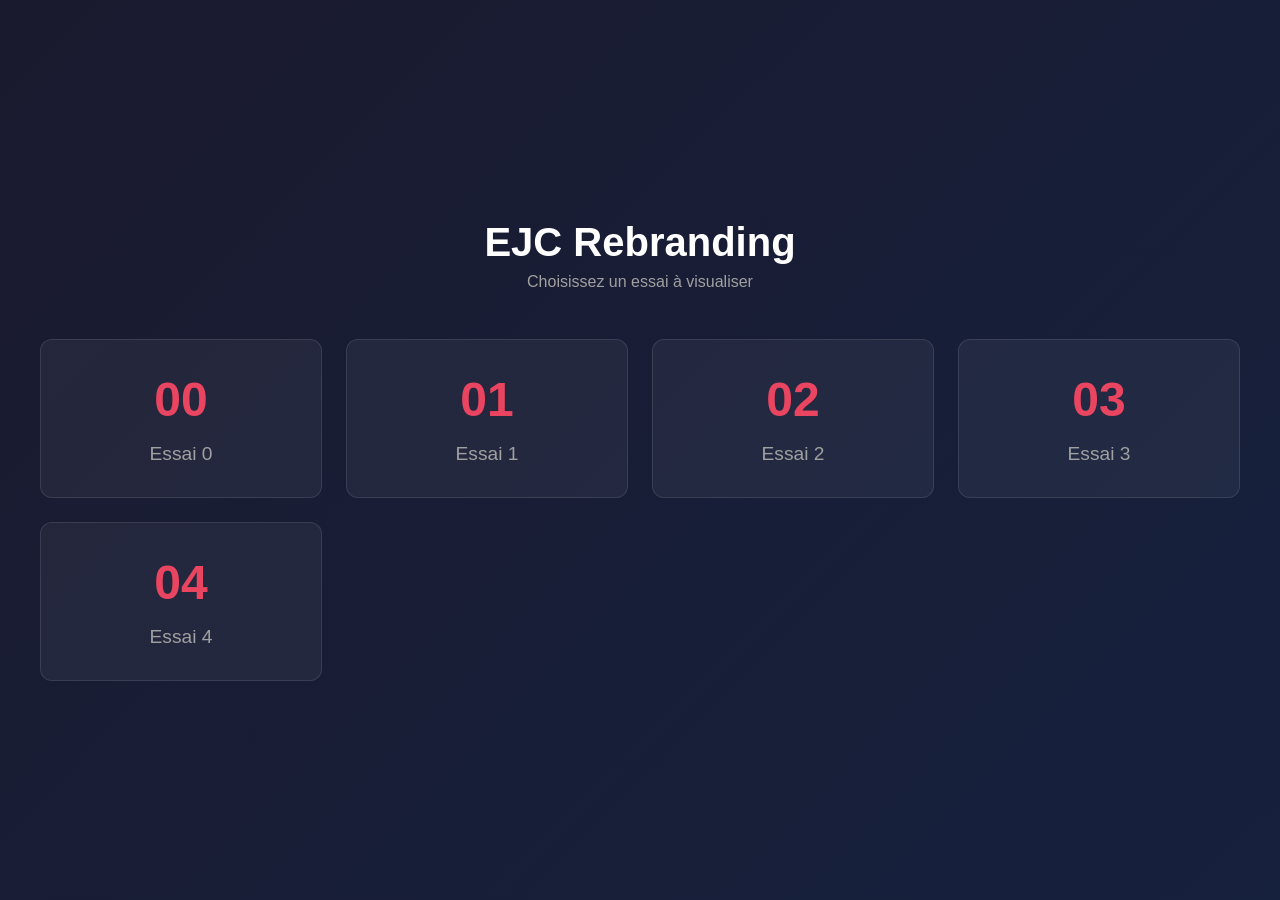
<file: index.html>
<!DOCTYPE html>
<html lang="fr">
<head>
    <meta charset="UTF-8">
    <meta name="viewport" content="width=device-width, initial-scale=1.0">
    <title>EJC Rebranding - Essais</title>
    <style>
        * {
            margin: 0;
            padding: 0;
            box-sizing: border-box;
        }
        body {
            font-family: -apple-system, BlinkMacSystemFont, 'Segoe UI', Roboto, Oxygen, Ubuntu, Cantarell, sans-serif;
            background: linear-gradient(135deg, #1a1a2e 0%, #16213e 100%);
            color: #fff;
            min-height: 100vh;
            display: flex;
            flex-direction: column;
            align-items: center;
            justify-content: center;
            padding: 2rem;
        }
        h1 {
            font-size: 2.5rem;
            margin-bottom: 0.5rem;
            text-align: center;
        }
        p {
            color: #a0a0a0;
            margin-bottom: 3rem;
            text-align: center;
        }
        .attempts {
            display: grid;
            grid-template-columns: repeat(auto-fit, minmax(250px, 1fr));
            gap: 1.5rem;
            width: 100%;
            max-width: 1200px;
        }
        .attempt-card {
            background: rgba(255, 255, 255, 0.05);
            border: 1px solid rgba(255, 255, 255, 0.1);
            border-radius: 12px;
            padding: 2rem;
            text-decoration: none;
            color: #fff;
            transition: all 0.3s ease;
            display: flex;
            flex-direction: column;
            align-items: center;
            gap: 1rem;
        }
        .attempt-card:hover {
            background: rgba(255, 255, 255, 0.1);
            transform: translateY(-4px);
            border-color: rgba(255, 255, 255, 0.3);
        }
        .attempt-number {
            font-size: 3rem;
            font-weight: bold;
            color: #e94560;
        }
        .attempt-label {
            font-size: 1.2rem;
            color: #a0a0a0;
        }
    </style>
</head>
<body>
    <h1>EJC Rebranding</h1>
    <p>Choisissez un essai à visualiser</p>
    <div class="attempts">
        <a href="./attemp/index.html" class="attempt-card">
            <div class="attempt-number">00</div>
            <div class="attempt-label">Essai 0</div>
        </a>
        <a href="./attemp1/index.html" class="attempt-card">
            <div class="attempt-number">01</div>
            <div class="attempt-label">Essai 1</div>
        </a>
        <a href="./attemp2/index.html" class="attempt-card">
            <div class="attempt-number">02</div>
            <div class="attempt-label">Essai 2</div>
        </a>
        <a href="./attemp3/index.html" class="attempt-card">
            <div class="attempt-number">03</div>
            <div class="attempt-label">Essai 3</div>
        </a>
        <a href="./attemp4/index.html" class="attempt-card">
            <div class="attempt-number">04</div>
            <div class="attempt-label">Essai 4</div>
        </a>
    </div>
</body>
</html>
</file>
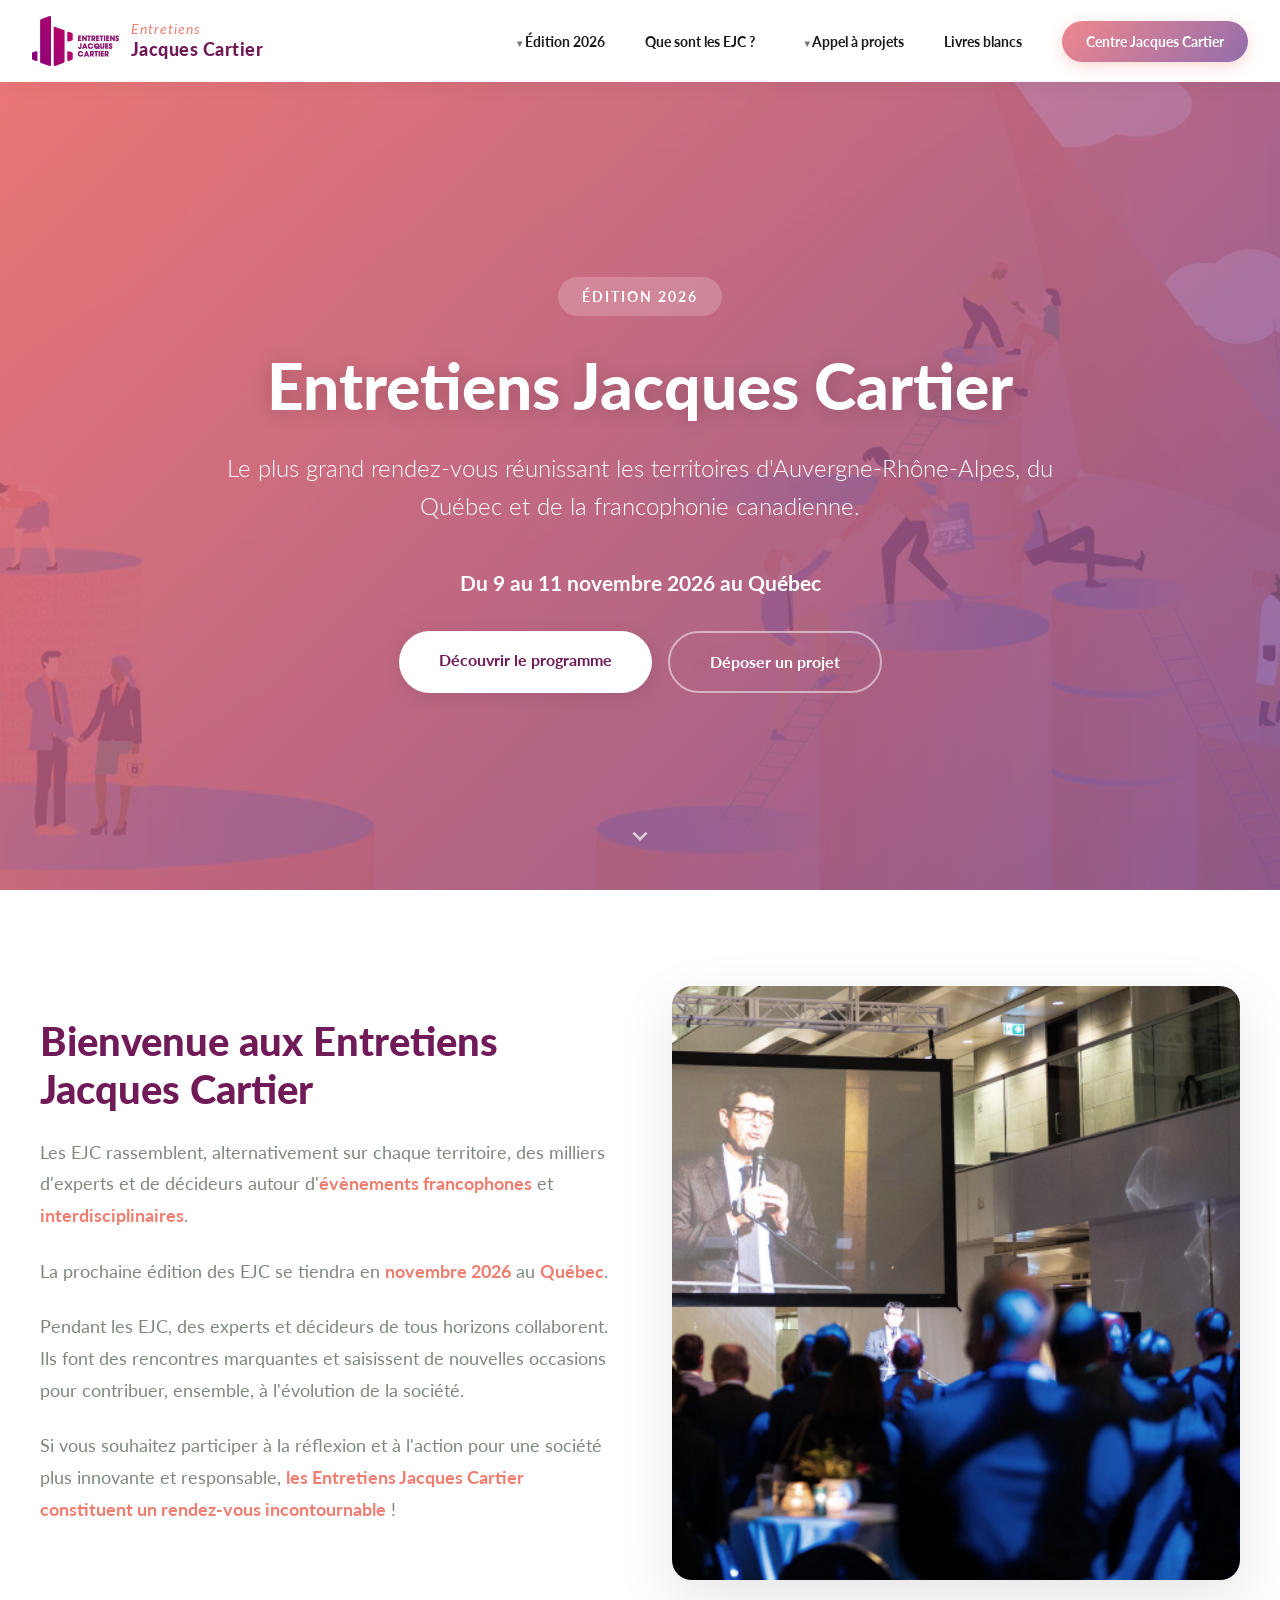
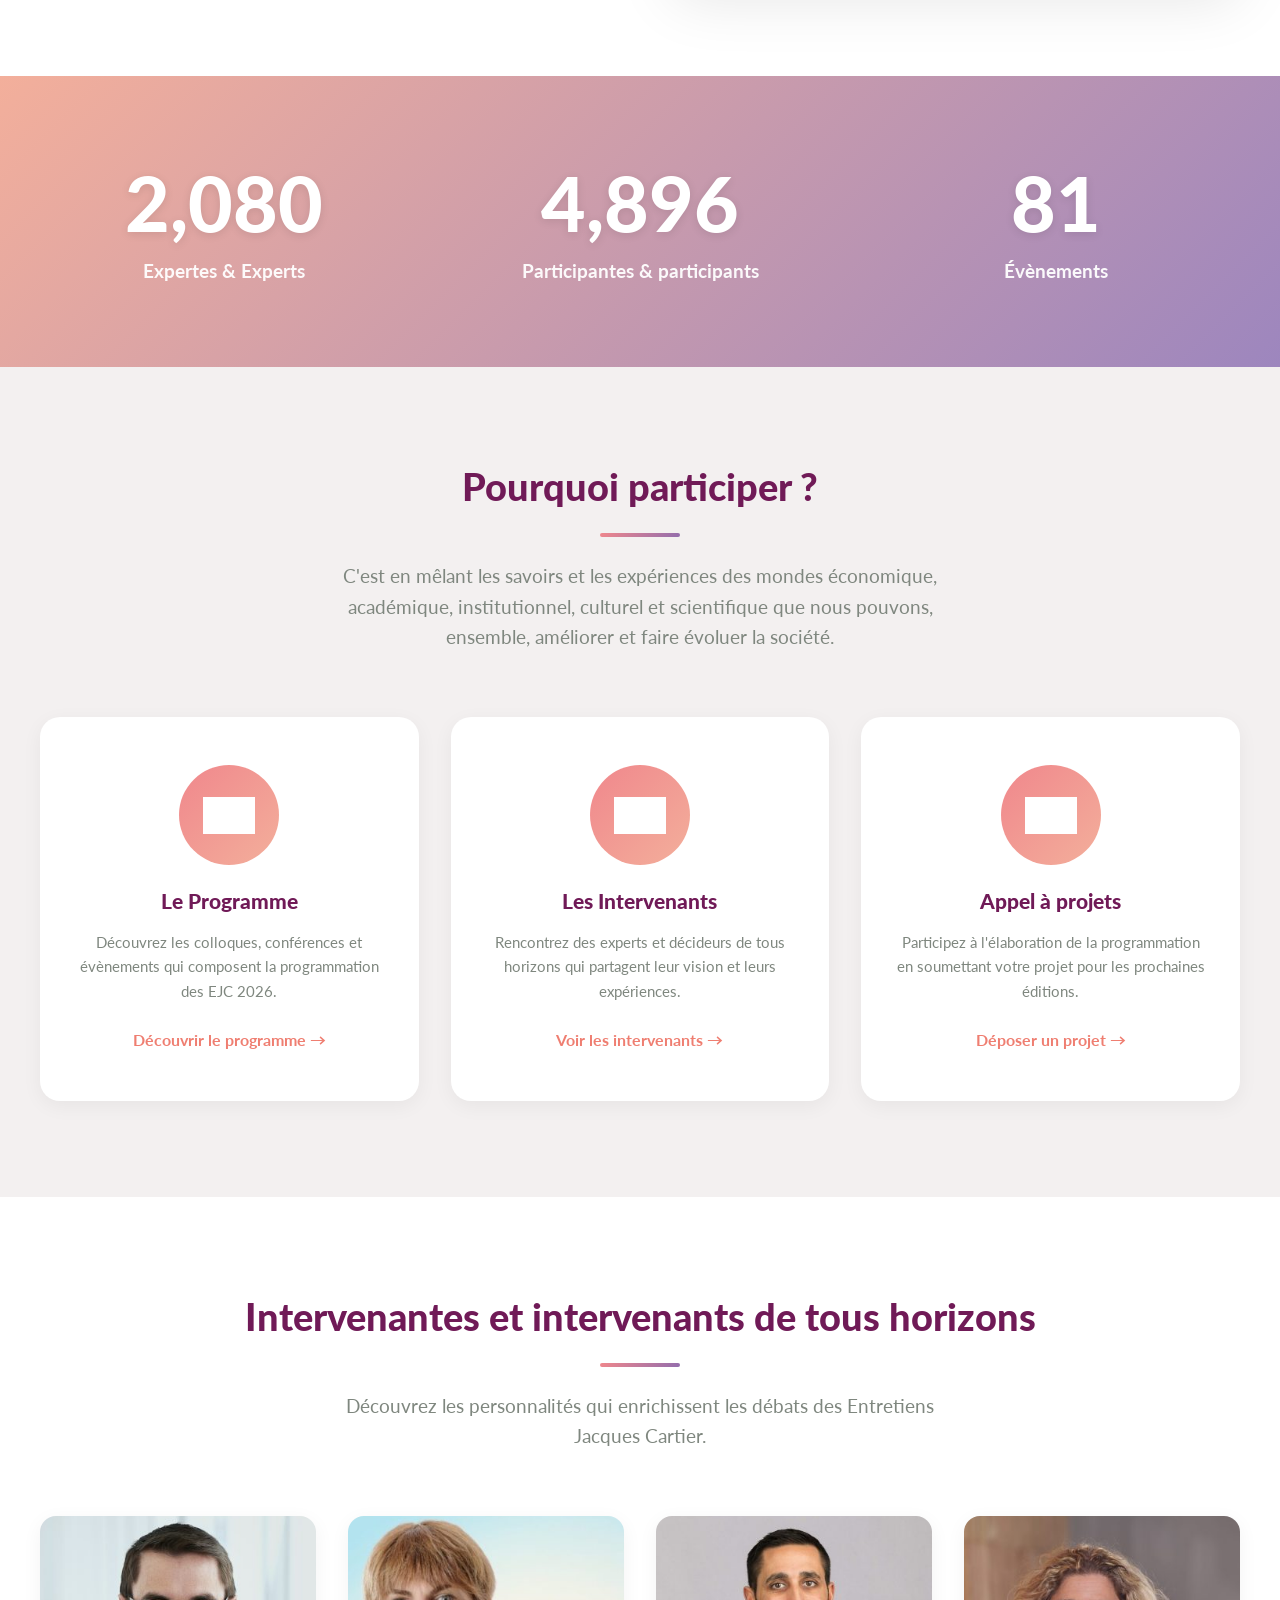
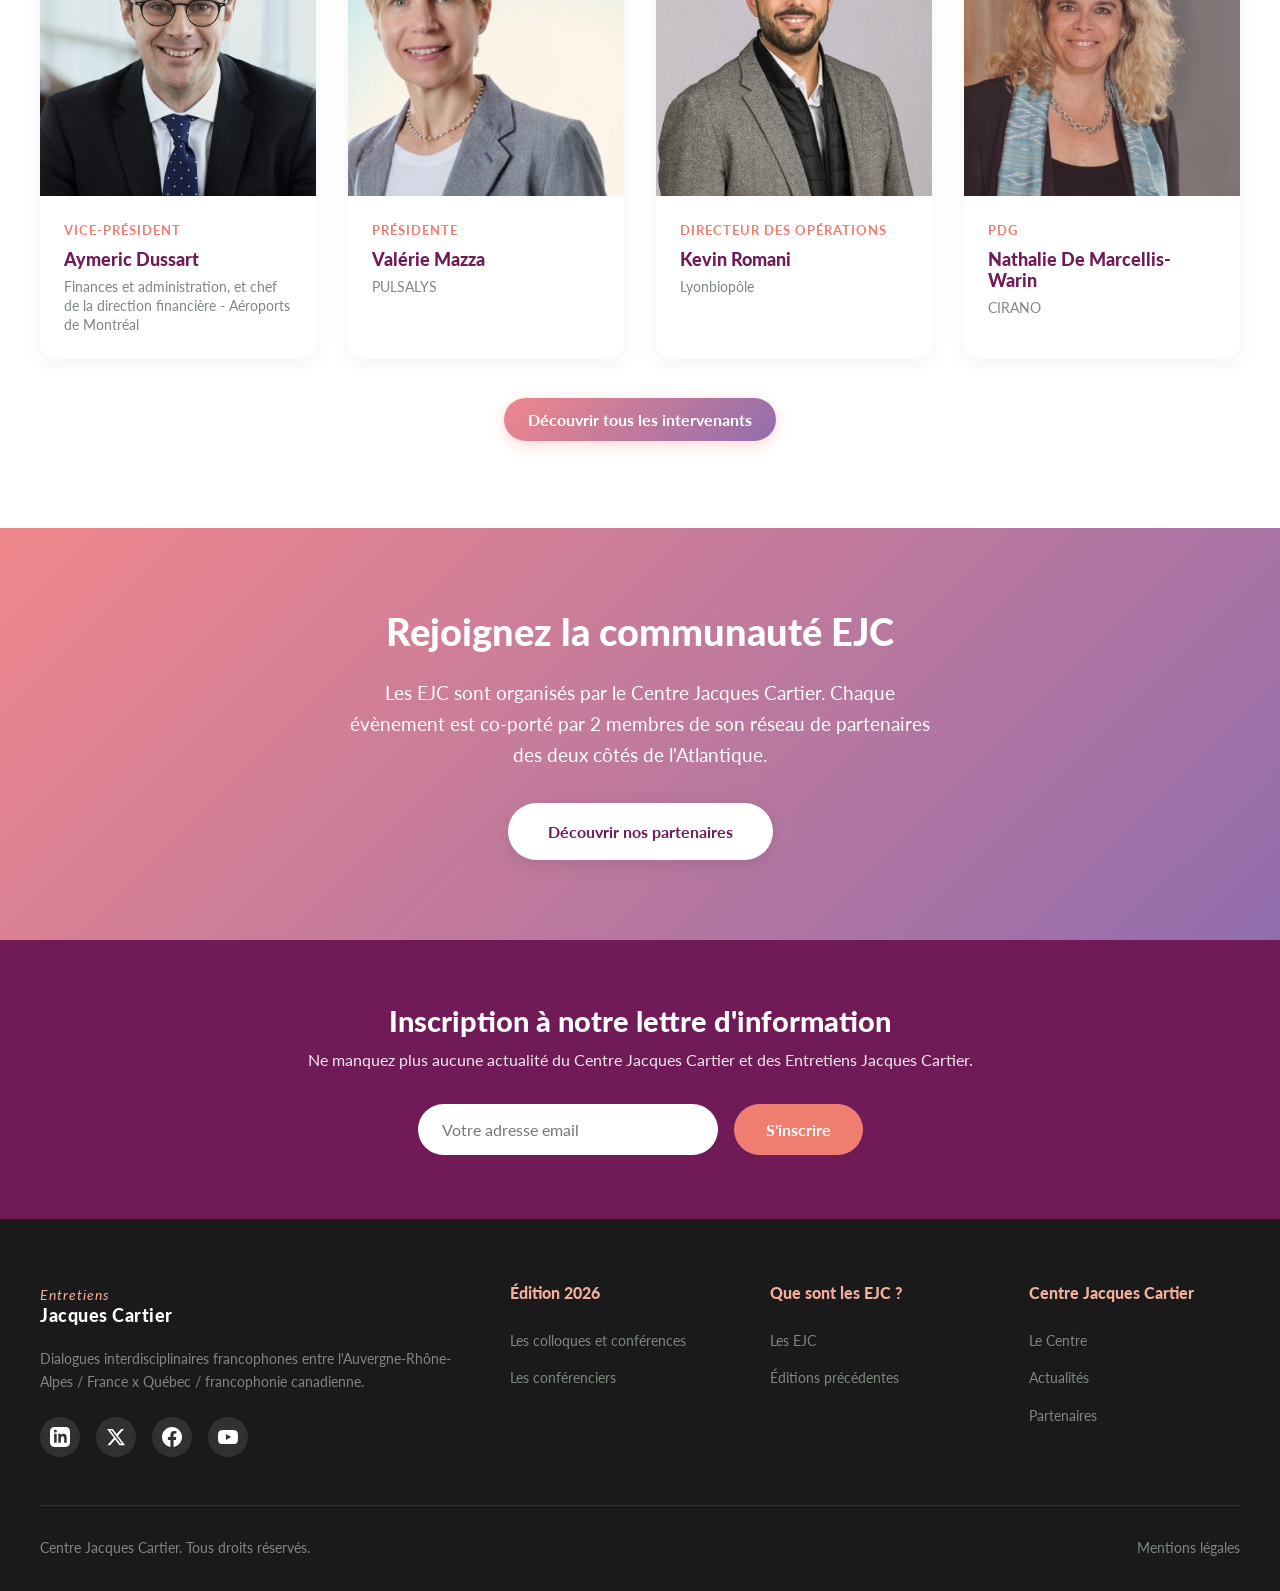
<file: attemp/index.html>
<!DOCTYPE html>
<html lang="fr">
<head>
    <meta charset="UTF-8">
    <meta name="viewport" content="width=device-width, initial-scale=1.0">
    <title>Entretiens Jacques Cartier | Évènements Auvergne-Rhône-Alpes x Québec / Francophonie canadienne</title>
    <meta name="description" content="Le plus grand rendez-vous réunissant les territoires d'Auvergne-Rhône-Alpes, du Québec et de la francophonie canadienne.">
    
    <link rel="preconnect" href="https://fonts.googleapis.com">
    <link rel="preconnect" href="https://fonts.gstatic.com" crossorigin>
    <link href="https://fonts.googleapis.com/css2?family=Lato:wght@300;400;700;900&display=swap" rel="stylesheet">
    
    <style>
        :root {
            --rose-orange: #ef7e71;
            --rose: #f0878c;
            --rose-clair: #f3af9b;
            --rose-pale: #f8baa7;
            --violet: #926dad;
            --violet-clair: #9d86be;
            --violet-fonce: #701a57;
            --rose-poudre: #d8a9aa;
            --gris-vert: #7f877f;
            --gris-clair: #f3f0f0;
            --blanc: #ffffff;
            --noir: #1a1a1a;
            
            --gradient-1: linear-gradient(135deg, #f0878c 0%, #f3af9b 100%);
            --gradient-2: linear-gradient(135deg, #f0878c 0%, #926dad 100%);
            --gradient-3: linear-gradient(135deg, #f3af9b 0%, #9d86be 100%);
        }
        
        * {
            margin: 0;
            padding: 0;
            box-sizing: border-box;
        }
        
        body {
            font-family: 'Lato', sans-serif;
            font-weight: 400;
            color: var(--noir);
            background-color: var(--blanc);
            line-height: 1.6;
            overflow-x: hidden;
        }
        
        h1, h2, h3, h4 {
            font-weight: 900;
            line-height: 1.2;
        }
        
        a {
            text-decoration: none;
            color: inherit;
            transition: all 0.3s ease;
        }
        
        img {
            max-width: 100%;
            height: auto;
        }
        
        /* Notification Modal */
        .modal-overlay {
            display: none;
            position: fixed;
            top: 0;
            left: 0;
            width: 100%;
            height: 100%;
            background: rgba(0, 0, 0, 0.5);
            z-index: 2000;
            justify-content: center;
            align-items: center;
            backdrop-filter: blur(4px);
        }
        
        .modal-overlay.active {
            display: flex;
        }
        
        .modal-content {
            background: var(--blanc);
            padding: 2.5rem;
            border-radius: 16px;
            max-width: 500px;
            width: 90%;
            text-align: center;
            box-shadow: 0 20px 60px rgba(0, 0, 0, 0.2);
            animation: modalSlideIn 0.3s ease;
        }
        
        @keyframes modalSlideIn {
            from {
                opacity: 0;
                transform: translateY(-30px);
            }
            to {
                opacity: 1;
                transform: translateY(0);
            }
        }
        
        .modal-icon {
            font-size: 3rem;
            margin-bottom: 1rem;
        }
        
        .modal-title {
            font-size: 1.5rem;
            margin-bottom: 0.5rem;
            color: var(--violet-fonce);
        }
        
        .modal-text {
            color: var(--gris-vert);
            margin-bottom: 1.5rem;
        }
        
        .modal-btn {
            background: var(--gradient-2);
            color: var(--blanc);
            border: none;
            padding: 0.75rem 2rem;
            border-radius: 50px;
            font-family: 'Lato', sans-serif;
            font-weight: 700;
            font-size: 1rem;
            cursor: pointer;
            transition: transform 0.3s ease, box-shadow 0.3s ease;
        }
        
        .modal-btn:hover {
            transform: translateY(-2px);
            box-shadow: 0 10px 30px rgba(239, 126, 113, 0.4);
        }
        
        /* Header & Navigation */
        .header {
            position: fixed;
            top: 0;
            left: 0;
            width: 100%;
            z-index: 1000;
            background: rgba(255, 255, 255, 0.95);
            backdrop-filter: blur(10px);
            box-shadow: 0 2px 20px rgba(0, 0, 0, 0.05);
            transition: all 0.3s ease;
        }
        
        .nav-container {
            max-width: 1400px;
            margin: 0 auto;
            padding: 1rem 2rem;
            display: flex;
            justify-content: space-between;
            align-items: center;
        }
        
        .logo {
            display: flex;
            align-items: center;
            gap: 0.75rem;
        }
        
        .logo img {
            height: 50px;
            width: auto;
        }
        
        .logo-text {
            display: flex;
            flex-direction: column;
        }
        
        .logo-text .entretiens {
            font-style: italic;
            font-weight: 400;
            font-size: 0.9rem;
            color: var(--rose-orange);
            letter-spacing: 1px;
        }
        
        .logo-text .jacques-cartier {
            font-weight: 900;
            font-size: 1.1rem;
            color: var(--violet-fonce);
            letter-spacing: 0.5px;
            margin-top: -4px;
        }
        
        .nav-menu {
            display: flex;
            list-style: none;
            gap: 2.5rem;
            align-items: center;
        }
        
        .nav-menu a {
            font-weight: 700;
            font-size: 0.9rem;
            color: var(--noir);
            position: relative;
            padding: 0.5rem 0;
        }
        
        .nav-menu a::after {
            content: '';
            position: absolute;
            bottom: 0;
            left: 0;
            width: 0;
            height: 2px;
            background: var(--gradient-2);
            transition: width 0.3s ease;
        }
        
        .nav-menu a:hover {
            color: var(--rose-orange);
        }
        
        .nav-menu a:hover::after {
            width: 100%;
        }
        
        .dropdown {
            position: relative;
        }
        
        .dropdown-content {
            display: none;
            position: absolute;
            top: 100%;
            left: 50%;
            transform: translateX(-50%);
            background: var(--blanc);
            min-width: 250px;
            box-shadow: 0 10px 40px rgba(0, 0, 0, 0.1);
            border-radius: 12px;
            padding: 1rem 0;
            margin-top: 1rem;
            opacity: 0;
            transition: all 0.3s ease;
        }
        
        .dropdown:hover .dropdown-content {
            display: block;
            opacity: 1;
            animation: fadeIn 0.3s ease;
        }
        
        @keyframes fadeIn {
            from { opacity: 0; transform: translateX(-50%) translateY(-10px); }
            to { opacity: 1; transform: translateX(-50%) translateY(0); }
        }
        
        .dropdown-content a {
            display: block;
            padding: 0.75rem 1.5rem;
            font-weight: 400;
            font-size: 0.9rem;
        }
        
        .dropdown-content a:hover {
            background: var(--gris-clair);
            color: var(--rose-orange);
        }
        
        .dropdown > a::before {
            content: '▼';
            font-size: 0.6rem;
            margin-left: 0.5rem;
            opacity: 0.6;
        }
        
        .btn-primary {
            background: var(--gradient-2);
            color: var(--blanc) !important;
            padding: 0.75rem 1.5rem !important;
            border-radius: 50px;
            font-weight: 700 !important;
            box-shadow: 0 4px 15px rgba(239, 126, 113, 0.3);
        }
        
        .btn-primary:hover {
            transform: translateY(-2px);
            box-shadow: 0 8px 25px rgba(239, 126, 113, 0.4);
        }
        
        .btn-primary::after {
            display: none !important;
        }
        
        .mobile-menu-toggle {
            display: none;
            flex-direction: column;
            gap: 5px;
            cursor: pointer;
            padding: 5px;
        }
        
        .mobile-menu-toggle span {
            display: block;
            width: 25px;
            height: 3px;
            background: var(--violet-fonce);
            border-radius: 3px;
            transition: all 0.3s ease;
        }
        
        /* Hero Section */
        .hero {
            margin-top: 80px;
            position: relative;
            height: 90vh;
            min-height: 600px;
            display: flex;
            align-items: center;
            justify-content: center;
            overflow: hidden;
            background: var(--gradient-2);
        }
        
        .hero-image {
            position: absolute;
            top: 0;
            left: 0;
            width: 100%;
            height: 100%;
            object-fit: cover;
            opacity: 0.4;
            mix-blend-mode: multiply;
        }
        
        .hero-content {
            position: relative;
            z-index: 2;
            text-align: center;
            color: var(--blanc);
            max-width: 900px;
            padding: 0 2rem;
        }
        
        .hero-badge {
            display: inline-block;
            background: rgba(255, 255, 255, 0.2);
            backdrop-filter: blur(10px);
            padding: 0.5rem 1.5rem;
            border-radius: 50px;
            font-weight: 700;
            font-size: 0.9rem;
            letter-spacing: 2px;
            text-transform: uppercase;
            margin-bottom: 2rem;
            animation: fadeInUp 0.8s ease;
        }
        
        .hero h1 {
            font-size: clamp(2.5rem, 5vw, 4.5rem);
            margin-bottom: 1.5rem;
            text-shadow: 0 2px 20px rgba(0, 0, 0, 0.2);
            animation: fadeInUp 0.8s ease 0.2s both;
        }
        
        .hero p {
            font-size: clamp(1.1rem, 2vw, 1.5rem);
            font-weight: 300;
            margin-bottom: 2.5rem;
            opacity: 0.95;
            animation: fadeInUp 0.8s ease 0.4s both;
        }
        
        .hero-date {
            font-size: 1.3rem;
            font-weight: 700;
            margin-bottom: 2rem;
            animation: fadeInUp 0.8s ease 0.5s both;
        }
        
        .hero-buttons {
            display: flex;
            gap: 1rem;
            justify-content: center;
            flex-wrap: wrap;
            animation: fadeInUp 0.8s ease 0.6s both;
        }
        
        .btn-white {
            background: var(--blanc);
            color: var(--violet-fonce);
            padding: 1rem 2.5rem;
            border-radius: 50px;
            font-weight: 700;
            display: inline-block;
            box-shadow: 0 4px 20px rgba(0, 0, 0, 0.1);
            transition: all 0.3s ease;
        }
        
        .btn-white:hover {
            transform: translateY(-3px);
            box-shadow: 0 8px 30px rgba(0, 0, 0, 0.2);
        }
        
        .btn-outline {
            background: transparent;
            color: var(--blanc);
            padding: 1rem 2.5rem;
            border-radius: 50px;
            font-weight: 700;
            display: inline-block;
            border: 2px solid rgba(255, 255, 255, 0.5);
            transition: all 0.3s ease;
        }
        
        .btn-outline:hover {
            background: rgba(255, 255, 255, 0.1);
            border-color: var(--blanc);
            transform: translateY(-3px);
        }
        
        @keyframes fadeInUp {
            from {
                opacity: 0;
                transform: translateY(30px);
            }
            to {
                opacity: 1;
                transform: translateY(0);
            }
        }
        
        .scroll-indicator {
            position: absolute;
            bottom: 2rem;
            left: 50%;
            transform: translateX(-50%);
            z-index: 2;
            animation: bounce 2s infinite;
        }
        
        .scroll-indicator svg {
            width: 30px;
            height: 30px;
            fill: var(--blanc);
            opacity: 0.7;
        }
        
        @keyframes bounce {
            0%, 20%, 50%, 80%, 100% {
                transform: translateX(-50%) translateY(0);
            }
            40% {
                transform: translateX(-50%) translateY(-10px);
            }
            60% {
                transform: translateX(-50%) translateY(-5px);
            }
        }
        
        /* Section Styles */
        section {
            padding: 6rem 2rem;
        }
        
        .container {
            max-width: 1200px;
            margin: 0 auto;
        }
        
        .section-header {
            text-align: center;
            margin-bottom: 4rem;
        }
        
        .section-header h2 {
            font-size: clamp(2rem, 3vw, 3rem);
            color: var(--violet-fonce);
            margin-bottom: 1rem;
        }
        
        .section-header p {
            font-size: 1.2rem;
            color: var(--gris-vert);
            max-width: 600px;
            margin: 0 auto;
        }
        
        .divider {
            width: 80px;
            height: 4px;
            background: var(--gradient-2);
            margin: 1.5rem auto;
            border-radius: 2px;
        }
        
        /* Welcome Section */
        .welcome {
            background: var(--blanc);
        }
        
        .welcome-grid {
            display: grid;
            grid-template-columns: 1fr 1fr;
            gap: 4rem;
            align-items: center;
        }
        
        .welcome-text h2 {
            font-size: 2.5rem;
            color: var(--violet-fonce);
            margin-bottom: 1.5rem;
        }
        
        .welcome-text p {
            font-size: 1.1rem;
            color: var(--gris-vert);
            margin-bottom: 1.5rem;
            line-height: 1.8;
        }
        
        .welcome-text strong {
            color: var(--rose-orange);
        }
        
        .welcome-image {
            position: relative;
            border-radius: 20px;
            overflow: hidden;
            box-shadow: 0 20px 60px rgba(0, 0, 0, 0.1);
        }
        
        .welcome-image img {
            width: 100%;
            display: block;
            transition: transform 0.5s ease;
        }
        
        .welcome-image:hover img {
            transform: scale(1.05);
        }
        
        .welcome-image::before {
            content: '';
            position: absolute;
            top: -20px;
            left: -20px;
            width: 100%;
            height: 100%;
            background: var(--gradient-1);
            border-radius: 20px;
            z-index: -1;
            opacity: 0.5;
        }
        
        /* Stats Section */
        .stats {
            background: var(--gradient-3);
            color: var(--blanc);
            padding: 5rem 2rem;
        }
        
        .stats-grid {
            display: grid;
            grid-template-columns: repeat(3, 1fr);
            gap: 3rem;
            text-align: center;
        }
        
        .stat-item h3 {
            font-size: clamp(3rem, 6vw, 5rem);
            font-weight: 900;
            margin-bottom: 0.5rem;
            text-shadow: 0 2px 10px rgba(0, 0, 0, 0.1);
        }
        
        .stat-item p {
            font-size: 1.2rem;
            font-weight: 700;
            opacity: 0.95;
        }
        
        /* Features Section */
        .features {
            background: var(--gris-clair);
        }
        
        .features-grid {
            display: grid;
            grid-template-columns: repeat(3, 1fr);
            gap: 2rem;
        }
        
        .feature-card {
            background: var(--blanc);
            border-radius: 20px;
            padding: 3rem 2rem;
            text-align: center;
            transition: all 0.4s ease;
            box-shadow: 0 5px 20px rgba(0, 0, 0, 0.05);
        }
        
        .feature-card:hover {
            transform: translateY(-10px);
            box-shadow: 0 20px 60px rgba(0, 0, 0, 0.1);
        }
        
        .feature-icon {
            width: 100px;
            height: 100px;
            margin: 0 auto 1.5rem;
            background: var(--gradient-1);
            border-radius: 50%;
            display: flex;
            align-items: center;
            justify-content: center;
            padding: 1.5rem;
        }
        
        .feature-icon img {
            width: 100%;
            height: 100%;
            object-fit: contain;
            filter: brightness(0) invert(1);
        }
        
        .feature-card h3 {
            font-size: 1.3rem;
            color: var(--violet-fonce);
            margin-bottom: 1rem;
        }
        
        .feature-card p {
            color: var(--gris-vert);
            font-size: 0.95rem;
            line-height: 1.6;
        }
        
        .feature-link {
            display: inline-block;
            margin-top: 1.5rem;
            color: var(--rose-orange);
            font-weight: 700;
            position: relative;
        }
        
        .feature-link::after {
            content: ' →';
            transition: transform 0.3s ease;
        }
        
        .feature-link:hover::after {
            margin-left: 5px;
        }
        
        /* Speakers Section */
        .speakers {
            background: var(--blanc);
        }
        
        .speakers-grid {
            display: grid;
            grid-template-columns: repeat(4, 1fr);
            gap: 2rem;
        }
        
        .speaker-card {
            background: var(--blanc);
            border-radius: 16px;
            overflow: hidden;
            box-shadow: 0 5px 20px rgba(0, 0, 0, 0.05);
            transition: all 0.4s ease;
        }
        
        .speaker-card:hover {
            transform: translateY(-8px);
            box-shadow: 0 20px 60px rgba(0, 0, 0, 0.1);
        }
        
        .speaker-image {
            width: 100%;
            height: 280px;
            object-fit: cover;
            display: block;
        }
        
        .speaker-info {
            padding: 1.5rem;
        }
        
        .speaker-info h4 {
            font-size: 1.1rem;
            color: var(--violet-fonce);
            margin-bottom: 0.5rem;
        }
        
        .speaker-info p {
            font-size: 0.85rem;
            color: var(--gris-vert);
            line-height: 1.4;
        }
        
        .speaker-role {
            color: var(--rose-orange);
            font-weight: 700;
            font-size: 0.8rem;
            text-transform: uppercase;
            letter-spacing: 1px;
            margin-bottom: 0.5rem;
        }
        
        .speakers-btn {
            text-align: center;
            margin-top: 3rem;
        }
        
        /* CTA Section */
        .cta {
            background: var(--gradient-2);
            color: var(--blanc);
            text-align: center;
            padding: 5rem 2rem;
        }
        
        .cta h2 {
            font-size: clamp(2rem, 3vw, 3rem);
            margin-bottom: 1.5rem;
        }
        
        .cta p {
            font-size: 1.2rem;
            max-width: 600px;
            margin: 0 auto 2rem;
            opacity: 0.95;
        }
        
        /* Newsletter Section */
        .newsletter {
            background: var(--violet-fonce);
            color: var(--blanc);
            padding: 4rem 2rem;
        }
        
        .newsletter-content {
            max-width: 800px;
            margin: 0 auto;
            text-align: center;
        }
        
        .newsletter h3 {
            font-size: 1.8rem;
            margin-bottom: 0.5rem;
        }
        
        .newsletter p {
            opacity: 0.9;
            margin-bottom: 2rem;
        }
        
        .newsletter-form {
            display: flex;
            gap: 1rem;
            justify-content: center;
            flex-wrap: wrap;
        }
        
        .newsletter-form input {
            padding: 1rem 1.5rem;
            border: none;
            border-radius: 50px;
            font-family: 'Lato', sans-serif;
            font-size: 1rem;
            min-width: 300px;
            outline: none;
        }
        
        .newsletter-form button {
            background: var(--rose-orange);
            color: var(--blanc);
            border: none;
            padding: 1rem 2rem;
            border-radius: 50px;
            font-family: 'Lato', sans-serif;
            font-weight: 700;
            font-size: 1rem;
            cursor: pointer;
            transition: all 0.3s ease;
        }
        
        .newsletter-form button:hover {
            background: var(--rose);
            transform: translateY(-2px);
            box-shadow: 0 8px 25px rgba(0, 0, 0, 0.2);
        }
        
        /* Footer */
        .footer {
            background: var(--noir);
            color: var(--blanc);
            padding: 4rem 2rem 2rem;
        }
        
        .footer-grid {
            display: grid;
            grid-template-columns: 2fr 1fr 1fr 1fr;
            gap: 3rem;
            max-width: 1200px;
            margin: 0 auto;
        }
        
        .footer-brand .logo-text {
            margin-bottom: 1rem;
        }
        
        .footer-brand .entretiens {
            color: var(--rose-clair);
        }
        
        .footer-brand .jacques-cartier {
            color: var(--blanc);
        }
        
        .footer-brand p {
            color: var(--gris-vert);
            font-size: 0.9rem;
            line-height: 1.6;
            margin-bottom: 1.5rem;
        }
        
        .footer-links h4 {
            color: var(--rose-clair);
            margin-bottom: 1.5rem;
            font-size: 1rem;
        }
        
        .footer-links ul {
            list-style: none;
        }
        
        .footer-links li {
            margin-bottom: 0.75rem;
        }
        
        .footer-links a {
            color: var(--gris-vert);
            font-size: 0.9rem;
            transition: color 0.3s ease;
        }
        
        .footer-links a:hover {
            color: var(--rose-clair);
        }
        
        .social-links {
            display: flex;
            gap: 1rem;
            margin-top: 1.5rem;
        }
        
        .social-links a {
            width: 40px;
            height: 40px;
            background: rgba(255, 255, 255, 0.1);
            border-radius: 50%;
            display: flex;
            align-items: center;
            justify-content: center;
            transition: all 0.3s ease;
        }
        
        .social-links a:hover {
            background: var(--rose-orange);
            transform: translateY(-3px);
        }
        
        .social-links svg {
            width: 20px;
            height: 20px;
            fill: var(--blanc);
        }
        
        .footer-bottom {
            max-width: 1200px;
            margin: 3rem auto 0;
            padding-top: 2rem;
            border-top: 1px solid rgba(255, 255, 255, 0.1);
            display: flex;
            justify-content: space-between;
            align-items: center;
            flex-wrap: wrap;
            gap: 1rem;
        }
        
        .footer-bottom p {
            color: var(--gris-vert);
            font-size: 0.85rem;
        }
        
        .footer-bottom a {
            color: var(--gris-vert);
            font-size: 0.85rem;
        }
        
        .footer-bottom a:hover {
            color: var(--rose-clair);
        }
        
        /* Responsive Design */
        @media (max-width: 1024px) {
            .welcome-grid {
                grid-template-columns: 1fr;
                gap: 3rem;
            }
            
            .speakers-grid {
                grid-template-columns: repeat(2, 1fr);
            }
            
            .footer-grid {
                grid-template-columns: 1fr 1fr;
            }
        }
        
        @media (max-width: 768px) {
            .nav-menu {
                display: none;
                position: absolute;
                top: 100%;
                left: 0;
                width: 100%;
                background: var(--blanc);
                flex-direction: column;
                padding: 2rem;
                gap: 1.5rem;
                box-shadow: 0 10px 40px rgba(0, 0, 0, 0.1);
            }
            
            .nav-menu.active {
                display: flex;
            }
            
            .mobile-menu-toggle {
                display: flex;
            }
            
            .dropdown-content {
                position: static;
                transform: none;
                box-shadow: none;
                display: none;
                opacity: 1;
                animation: none;
                margin-top: 0.5rem;
                padding: 0.5rem 0;
                background: var(--gris-clair);
            }
            
            .dropdown.active .dropdown-content {
                display: block;
            }
            
            .hero {
                margin-top: 70px;
                min-height: 500px;
            }
            
            .hero-buttons {
                flex-direction: column;
                align-items: center;
            }
            
            .stats-grid {
                grid-template-columns: 1fr;
                gap: 2rem;
            }
            
            .features-grid {
                grid-template-columns: 1fr;
            }
            
            .speakers-grid {
                grid-template-columns: 1fr;
            }
            
            .footer-grid {
                grid-template-columns: 1fr;
                gap: 2rem;
            }
            
            .newsletter-form {
                flex-direction: column;
            }
            
            .newsletter-form input {
                min-width: 100%;
            }
            
            section {
                padding: 4rem 1.5rem;
            }
        }
        
        /* Animations on scroll */
        .animate-on-scroll {
            opacity: 0;
            transform: translateY(30px);
            transition: all 0.6s ease;
        }
        
        .animate-on-scroll.visible {
            opacity: 1;
            transform: translateY(0);
        }
    </style>
</head>
<body>
    <!-- Notification Modal -->
    <div class="modal-overlay" id="notificationModal">
        <div class="modal-content">
            <div class="modal-icon">🔜</div>
            <h3 class="modal-title">Section en cours de développement</h3>
            <p class="modal-text">Cette section n'est pas encore disponible. Revenez bientôt pour découvrir les nouveautés !</p>
            <button class="modal-btn" onclick="closeModal()">J'ai compris</button>
        </div>
    </div>

    <!-- Header -->
    <header class="header">
        <div class="nav-container">
            <a href="/" class="logo">
                <img src="images/logo.svg" alt="Entretiens Jacques Cartier" onerror="this.style.display='none'">
                <div class="logo-text">
                    <span class="entretiens">Entretiens</span>
                    <span class="jacques-cartier">Jacques Cartier</span>
                </div>
            </a>
            
            <nav>
                <ul class="nav-menu" id="navMenu">
                    <li class="dropdown">
                        <a href="#" onclick="handleLink(event, 'edition2026')">Édition 2026</a>
                        <div class="dropdown-content">
                            <a href="#" onclick="handleLink(event, 'programme')">Les colloques et conférences</a>
                            <a href="#" onclick="handleLink(event, 'editions-precedentes')">Éditions précédentes</a>
                        </div>
                    </li>
                    <li><a href="#" onclick="handleLink(event, 'que-sont-les-ejc')">Que sont les EJC ?</a></li>
                    <li class="dropdown">
                        <a href="#" onclick="handleLink(event, 'appel-a-projets')">Appel à projets</a>
                        <div class="dropdown-content">
                            <a href="#" onclick="handleLink(event, 'quest-ce-que')">Qu'est-ce que l'appel à projets ?</a>
                            <a href="#" onclick="handleLink(event, 'deposer-projet')">Comment déposer un projet ?</a>
                        </div>
                    </li>
                    <li><a href="#" onclick="handleLink(event, 'livres-blancs')">Livres blancs</a></li>
                    <li><a href="https://centrejacquescartier.com/" target="_blank" class="btn-primary">Centre Jacques Cartier</a></li>
                </ul>
            </nav>
            
            <div class="mobile-menu-toggle" id="mobileMenuToggle">
                <span></span>
                <span></span>
                <span></span>
            </div>
        </div>
    </header>

    <!-- Hero Section -->
    <section class="hero">
        <img src="images/hero-banner.jpg" alt="EJC 2026" class="hero-image">
        <div class="hero-content">
            <div class="hero-badge">Édition 2026</div>
            <h1>Entretiens Jacques Cartier</h1>
            <p>Le plus grand rendez-vous réunissant les territoires d'Auvergne-Rhône-Alpes, du Québec et de la francophonie canadienne.</p>
            <div class="hero-date">Du 9 au 11 novembre 2026 au Québec</div>
            <div class="hero-buttons">
                <a href="#" onclick="handleLink(event, 'programme')" class="btn-white">Découvrir le programme</a>
                <a href="#" onclick="handleLink(event, 'deposer-projet')" class="btn-outline">Déposer un projet</a>
            </div>
        </div>
        <div class="scroll-indicator">
            <svg viewBox="0 0 24 24"><path d="M7.41 8.59L12 13.17l4.59-4.58L18 10l-6 6-6-6 1.41-1.41z"/></svg>
        </div>
    </section>

    <!-- Welcome Section -->
    <section class="welcome">
        <div class="container">
            <div class="welcome-grid">
                <div class="welcome-text animate-on-scroll">
                    <h2>Bienvenue aux Entretiens Jacques Cartier</h2>
                    <p>Les EJC rassemblent, alternativement sur chaque territoire, des milliers d'experts et de décideurs autour d'<strong>évènements francophones</strong> et <strong>interdisciplinaires</strong>.</p>
                    <p>La prochaine édition des EJC se tiendra en <strong>novembre 2026</strong> au <strong>Québec</strong>.</p>
                    <p>Pendant les EJC, des experts et décideurs de tous horizons collaborent. Ils font des rencontres marquantes et saisissent de nouvelles occasions pour contribuer, ensemble, à l'évolution de la société.</p>
                    <p>Si vous souhaitez participer à la réflexion et à l'action pour une société plus innovante et responsable, <strong>les Entretiens Jacques Cartier constituent un rendez-vous incontournable</strong> !</p>
                </div>
                <div class="welcome-image animate-on-scroll">
                    <img src="images/welcome-image.png" alt="Entretiens Jacques Cartier">
                </div>
            </div>
        </div>
    </section>

    <!-- Stats Section -->
    <section class="stats">
        <div class="container">
            <div class="stats-grid">
                <div class="stat-item animate-on-scroll">
                    <h3 class="counter" data-target="5000">0</h3>
                    <p>Expertes & Experts</p>
                </div>
                <div class="stat-item animate-on-scroll">
                    <h3 class="counter" data-target="12000">0</h3>
                    <p>Participantes & participants</p>
                </div>
                <div class="stat-item animate-on-scroll">
                    <h3 class="counter" data-target="200">0</h3>
                    <p>Évènements</p>
                </div>
            </div>
        </div>
    </section>

    <!-- Why Participate Section -->
    <section class="features">
        <div class="container">
            <div class="section-header animate-on-scroll">
                <h2>Pourquoi participer ?</h2>
                <div class="divider"></div>
                <p>C'est en mêlant les savoirs et les expériences des mondes économique, académique, institutionnel, culturel et scientifique que nous pouvons, ensemble, améliorer et faire évoluer la société.</p>
            </div>
            
            <div class="features-grid">
                <div class="feature-card animate-on-scroll">
                    <div class="feature-icon">
                        <img src="images/programme-icon.png" alt="Programme">
                    </div>
                    <h3>Le Programme</h3>
                    <p>Découvrez les colloques, conférences et évènements qui composent la programmation des EJC 2026.</p>
                    <a href="#" onclick="handleLink(event, 'programme')" class="feature-link">Découvrir le programme</a>
                </div>
                
                <div class="feature-card animate-on-scroll">
                    <div class="feature-icon">
                        <img src="images/intervenants-icon.png" alt="Intervenants">
                    </div>
                    <h3>Les Intervenants</h3>
                    <p>Rencontrez des experts et décideurs de tous horizons qui partagent leur vision et leurs expériences.</p>
                    <a href="#" onclick="handleLink(event, 'intervenants')" class="feature-link">Voir les intervenants</a>
                </div>
                
                <div class="feature-card animate-on-scroll">
                    <div class="feature-icon">
                        <img src="images/plateforme-icon.png" alt="Appel à projets">
                    </div>
                    <h3>Appel à projets</h3>
                    <p>Participez à l'élaboration de la programmation en soumettant votre projet pour les prochaines éditions.</p>
                    <a href="#" onclick="handleLink(event, 'deposer-projet')" class="feature-link">Déposer un projet</a>
                </div>
            </div>
        </div>
    </section>

    <!-- Speakers Section -->
    <section class="speakers">
        <div class="container">
            <div class="section-header animate-on-scroll">
                <h2>Intervenantes et intervenants de tous horizons</h2>
                <div class="divider"></div>
                <p>Découvrez les personnalités qui enrichissent les débats des Entretiens Jacques Cartier.</p>
            </div>
            
            <div class="speakers-grid">
                <div class="speaker-card animate-on-scroll">
                    <img src="images/speaker1.jpg" alt="Aymeric Dussart" class="speaker-image">
                    <div class="speaker-info">
                        <div class="speaker-role">Vice-président</div>
                        <h4>Aymeric Dussart</h4>
                        <p>Finances et administration, et chef de la direction financière - Aéroports de Montréal</p>
                    </div>
                </div>
                
                <div class="speaker-card animate-on-scroll">
                    <img src="images/speaker2.jpg" alt="Valérie Mazza" class="speaker-image">
                    <div class="speaker-info">
                        <div class="speaker-role">Présidente</div>
                        <h4>Valérie Mazza</h4>
                        <p>PULSALYS</p>
                    </div>
                </div>
                
                <div class="speaker-card animate-on-scroll">
                    <img src="images/speaker3.jpg" alt="Kevin Romani" class="speaker-image">
                    <div class="speaker-info">
                        <div class="speaker-role">Directeur des opérations</div>
                        <h4>Kevin Romani</h4>
                        <p>Lyonbiopôle</p>
                    </div>
                </div>
                
                <div class="speaker-card animate-on-scroll">
                    <img src="images/speaker4.jpg" alt="Nathalie De Marcellis-Warin" class="speaker-image">
                    <div class="speaker-info">
                        <div class="speaker-role">PDG</div>
                        <h4>Nathalie De Marcellis-Warin</h4>
                        <p>CIRANO</p>
                    </div>
                </div>
            </div>
            
            <div class="speakers-btn animate-on-scroll">
                <a href="#" onclick="handleLink(event, 'intervenants')" class="btn-primary">Découvrir tous les intervenants</a>
            </div>
        </div>
    </section>

    <!-- CTA Section -->
    <section class="cta">
        <div class="container">
            <h2 class="animate-on-scroll">Rejoignez la communauté EJC</h2>
            <p class="animate-on-scroll">Les EJC sont organisés par le Centre Jacques Cartier. Chaque évènement est co-porté par 2 membres de son réseau de partenaires des deux côtés de l'Atlantique.</p>
            <a href="https://centrejacquescartier.com/nos-partenaires/" target="_blank" class="btn-white animate-on-scroll">Découvrir nos partenaires</a>
        </div>
    </section>

    <!-- Newsletter Section -->
    <section class="newsletter">
        <div class="newsletter-content">
            <h3>Inscription à notre lettre d'information</h3>
            <p>Ne manquez plus aucune actualité du Centre Jacques Cartier et des Entretiens Jacques Cartier.</p>
            <form class="newsletter-form" onsubmit="handleNewsletter(event)">
                <input type="email" placeholder="Votre adresse email" required>
                <button type="submit">S'inscrire</button>
            </form>
        </div>
    </section>

    <!-- Footer -->
    <footer class="footer">
        <div class="footer-grid">
            <div class="footer-brand">
                <div class="logo-text">
                    <span class="entretiens">Entretiens</span>
                    <span class="jacques-cartier">Jacques Cartier</span>
                </div>
                <p>Dialogues interdisciplinaires francophones entre l'Auvergne-Rhône-Alpes / France x Québec / francophonie canadienne.</p>
                <div class="social-links">
                    <a href="https://www.linkedin.com/company/centre-jacques-cartier" target="_blank" aria-label="LinkedIn">
                        <svg viewBox="0 0 24 24"><path d="M19 0h-14c-2.761 0-5 2.239-5 5v14c0 2.761 2.239 5 5 5h14c2.762 0 5-2.239 5-5v-14c0-2.761-2.238-5-5-5zm-11 19h-3v-11h3v11zm-1.5-12.268c-.966 0-1.75-.79-1.75-1.764s.784-1.764 1.75-1.764 1.75.79 1.75 1.764-.783 1.764-1.75 1.764zm13.5 12.268h-3v-5.604c0-3.368-4-3.113-4 0v5.604h-3v-11h3v1.765c1.396-2.586 7-2.777 7 2.476v6.759z"/></svg>
                    </a>
                    <a href="https://twitter.com/centre_jcartier" target="_blank" aria-label="Twitter">
                        <svg viewBox="0 0 24 24"><path d="M18.244 2.25h3.308l-7.227 8.26 8.502 11.24H16.17l-5.214-6.817L4.99 21.75H1.68l7.73-8.835L1.254 2.25H8.08l4.713 6.231zm-1.161 17.52h1.833L7.084 4.126H5.117z"/></svg>
                    </a>
                    <a href="https://www.facebook.com/CJCLyon/" target="_blank" aria-label="Facebook">
                        <svg viewBox="0 0 24 24"><path d="M24 12.073c0-6.627-5.373-12-12-12s-12 5.373-12 12c0 5.99 4.388 10.954 10.125 11.854v-8.385H7.078v-3.47h3.047V9.43c0-3.007 1.792-4.669 4.533-4.669 1.312 0 2.686.235 2.686.235v2.953H15.83c-1.491 0-1.956.925-1.956 1.874v2.25h3.328l-.532 3.47h-2.796v8.385C19.612 23.027 24 18.062 24 12.073z"/></svg>
                    </a>
                    <a href="https://www.youtube.com/channel/UCpMqn8-kK1_osS7S7Gk5XQw" target="_blank" aria-label="YouTube">
                        <svg viewBox="0 0 24 24"><path d="M23.498 6.186a3.016 3.016 0 0 0-2.122-2.136C19.505 3.545 12 3.545 12 3.545s-7.505 0-9.377.505A3.017 3.017 0 0 0 .502 6.186C0 8.07 0 12 0 12s0 3.93.502 5.814a3.016 3.016 0 0 0 2.122 2.136c1.871.505 9.376.505 9.376.505s7.505 0 9.377-.505a3.015 3.015 0 0 0 2.122-2.136C24 15.93 24 12 24 12s0-3.93-.502-5.814zM9.545 15.568V8.432L15.818 12l-6.273 3.568z"/></svg>
                    </a>
                </div>
            </div>
            
            <div class="footer-links">
                <h4>Édition 2026</h4>
                <ul>
                    <li><a href="#" onclick="handleLink(event, 'programme')">Les colloques et conférences</a></li>
                    <li><a href="#" onclick="handleLink(event, 'intervenants')">Les conférenciers</a></li>
                </ul>
            </div>
            
            <div class="footer-links">
                <h4>Que sont les EJC ?</h4>
                <ul>
                    <li><a href="#" onclick="handleLink(event, 'que-sont-les-ejc')">Les EJC</a></li>
                    <li><a href="#" onclick="handleLink(event, 'editions-precedentes')">Éditions précédentes</a></li>
                </ul>
            </div>
            
            <div class="footer-links">
                <h4>Centre Jacques Cartier</h4>
                <ul>
                    <li><a href="https://centrejacquescartier.com/" target="_blank">Le Centre</a></li>
                    <li><a href="https://centrejacquescartier.com/actualites/" target="_blank">Actualités</a></li>
                    <li><a href="https://centrejacquescartier.com/nos-partenaires/" target="_blank">Partenaires</a></li>
                </ul>
            </div>
        </div>
        
        <div class="footer-bottom">
            <p> Centre Jacques Cartier. Tous droits réservés.</p>
            <a href="#" onclick="handleLink(event, 'mentions-legales')">Mentions légales</a>
        </div>
    </footer>

    <script>
        // Modal Functions
        function showModal() {
            document.getElementById('notificationModal').classList.add('active');
            document.body.style.overflow = 'hidden';
        }
        
        function closeModal() {
            document.getElementById('notificationModal').classList.remove('active');
            document.body.style.overflow = '';
        }
        
        // Close modal on overlay click
        document.getElementById('notificationModal').addEventListener('click', function(e) {
            if (e.target === this) {
                closeModal();
            }
        });
        
        // Close modal on Escape key
        document.addEventListener('keydown', function(e) {
            if (e.key === 'Escape') {
                closeModal();
            }
        });
        
        // Handle link clicks
        function handleLink(event, section) {
            event.preventDefault();
            
            // External links that work
            const externalLinks = {
                'centre-jacques-cartier': 'https://centrejacquescartier.com/',
                'partenaires': 'https://centrejacquescartier.com/nos-partenaires/',
                'actualites': 'https://centrejacquescartier.com/actualites/'
            };
            
            if (externalLinks[section]) {
                window.open(externalLinks[section], '_blank');
                return;
            }
            
            // Show modal for non-implemented sections
            showModal();
        }
        
        // Handle newsletter form
        function handleNewsletter(event) {
            event.preventDefault();
            alert('Merci pour votre inscription ! Vous recevrez bientôt nos actualités.');
            event.target.reset();
        }
        
        // Mobile menu toggle
        const mobileMenuToggle = document.getElementById('mobileMenuToggle');
        const navMenu = document.getElementById('navMenu');
        
        mobileMenuToggle.addEventListener('click', () => {
            navMenu.classList.toggle('active');
        });
        
        // Mobile dropdown toggle
        document.querySelectorAll('.dropdown > a').forEach(dropdownLink => {
            dropdownLink.addEventListener('click', (e) => {
                if (window.innerWidth <= 768) {
                    e.preventDefault();
                    dropdownLink.parentElement.classList.toggle('active');
                }
            });
        });
        
        // Scroll animations
        const observerOptions = {
            threshold: 0.1,
            rootMargin: '0px 0px -50px 0px'
        };
        
        const observer = new IntersectionObserver((entries) => {
            entries.forEach(entry => {
                if (entry.isIntersecting) {
                    entry.target.classList.add('visible');
                }
            });
        }, observerOptions);
        
        document.querySelectorAll('.animate-on-scroll').forEach(el => {
            observer.observe(el);
        });
        
        // Counter animation
        function animateCounter(element) {
            const target = parseInt(element.getAttribute('data-target'));
            const duration = 2000;
            const step = target / (duration / 16);
            let current = 0;
            
            const timer = setInterval(() => {
                current += step;
                if (current >= target) {
                    element.textContent = target.toLocaleString();
                    clearInterval(timer);
                } else {
                    element.textContent = Math.floor(current).toLocaleString();
                }
            }, 16);
        }
        
        const counterObserver = new IntersectionObserver((entries) => {
            entries.forEach(entry => {
                if (entry.isIntersecting) {
                    animateCounter(entry.target);
                    counterObserver.unobserve(entry.target);
                }
            });
        }, { threshold: 0.5 });
        
        document.querySelectorAll('.counter').forEach(counter => {
            counterObserver.observe(counter);
        });
        
        // Header scroll effect
        let lastScroll = 0;
        const header = document.querySelector('.header');
        
        window.addEventListener('scroll', () => {
            const currentScroll = window.pageYOffset;
            
            if (currentScroll > 100) {
                header.style.boxShadow = '0 2px 20px rgba(0, 0, 0, 0.1)';
            } else {
                header.style.boxShadow = '0 2px 20px rgba(0, 0, 0, 0.05)';
            }
            
            lastScroll = currentScroll;
        });
        
        // Smooth scroll for anchor links
        document.querySelectorAll('a[href^="#"]').forEach(anchor => {
            anchor.addEventListener('click', function(e) {
                const href = this.getAttribute('href');
                if (href !== '#') {
                    e.preventDefault();
                    const target = document.querySelector(href);
                    if (target) {
                        target.scrollIntoView({
                            behavior: 'smooth'
                        });
                    }
                }
            });
        });
    </script>
</body>
</html>
</file>
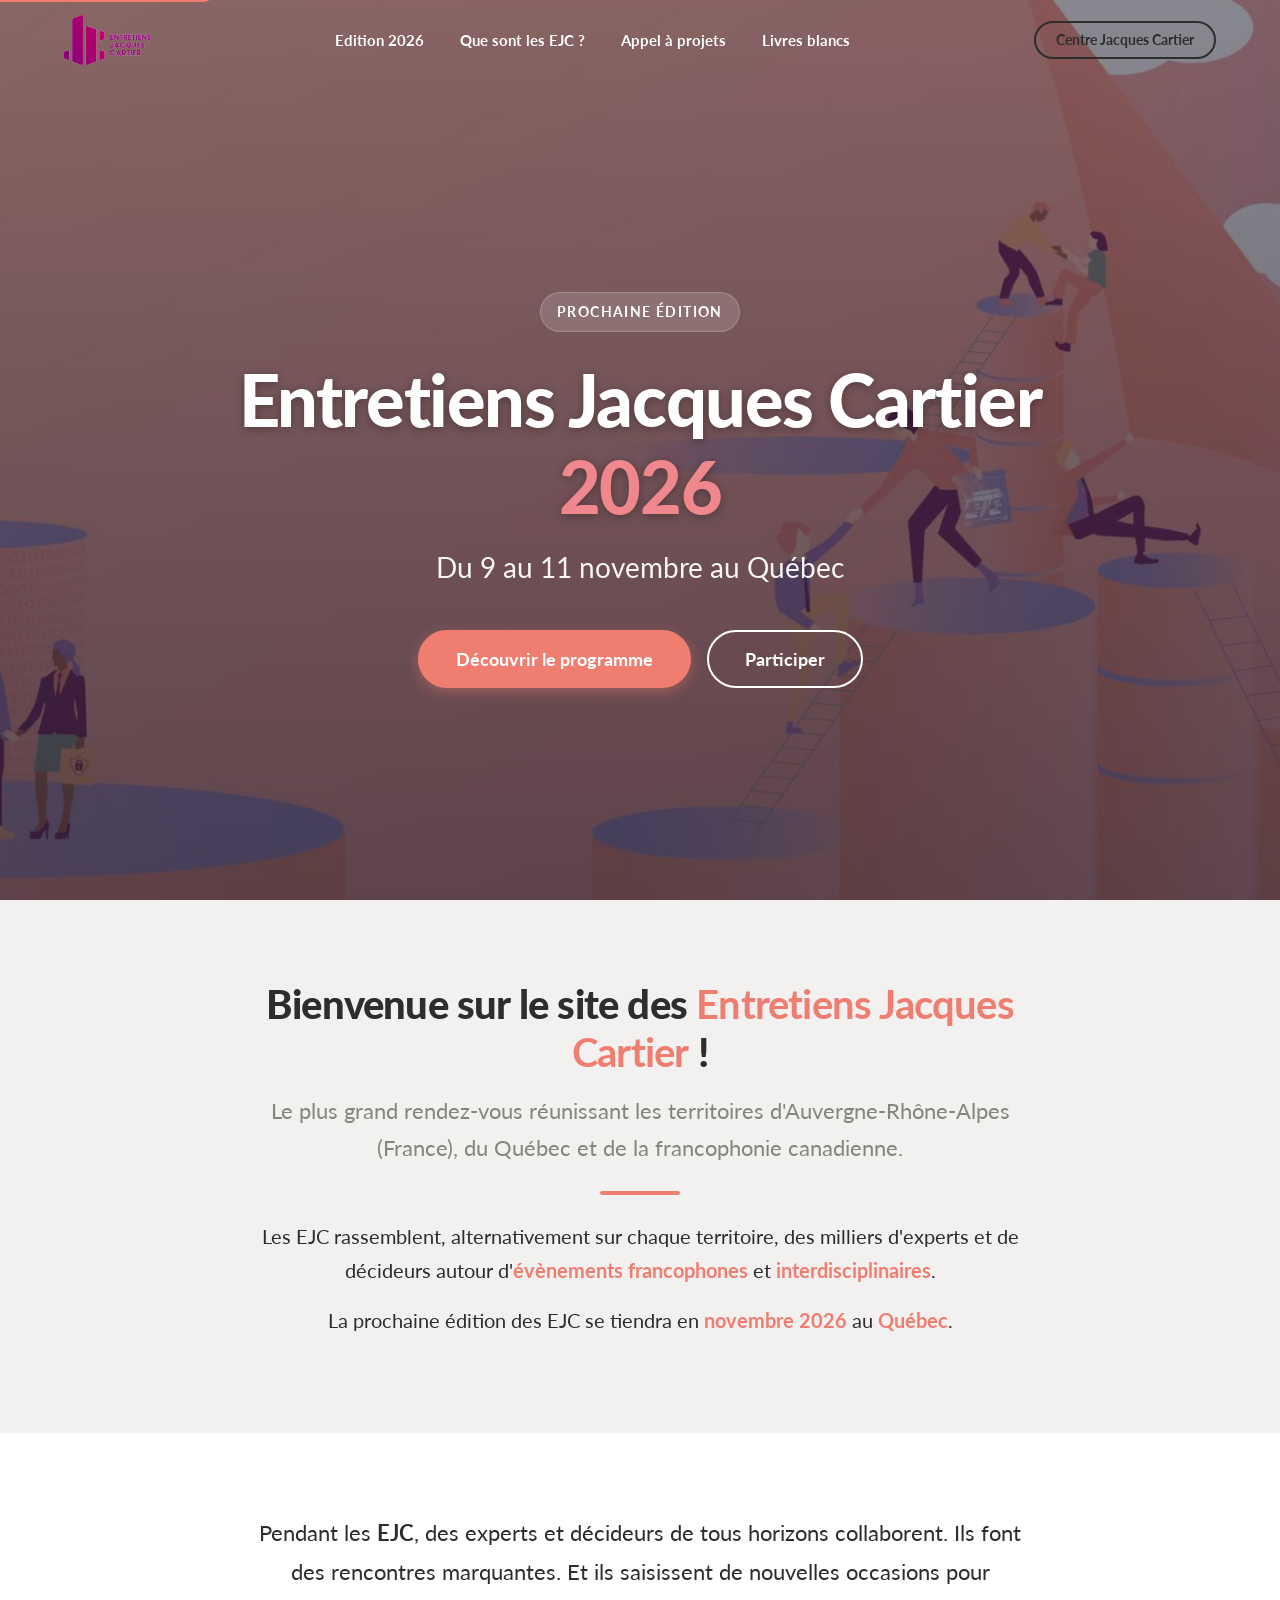
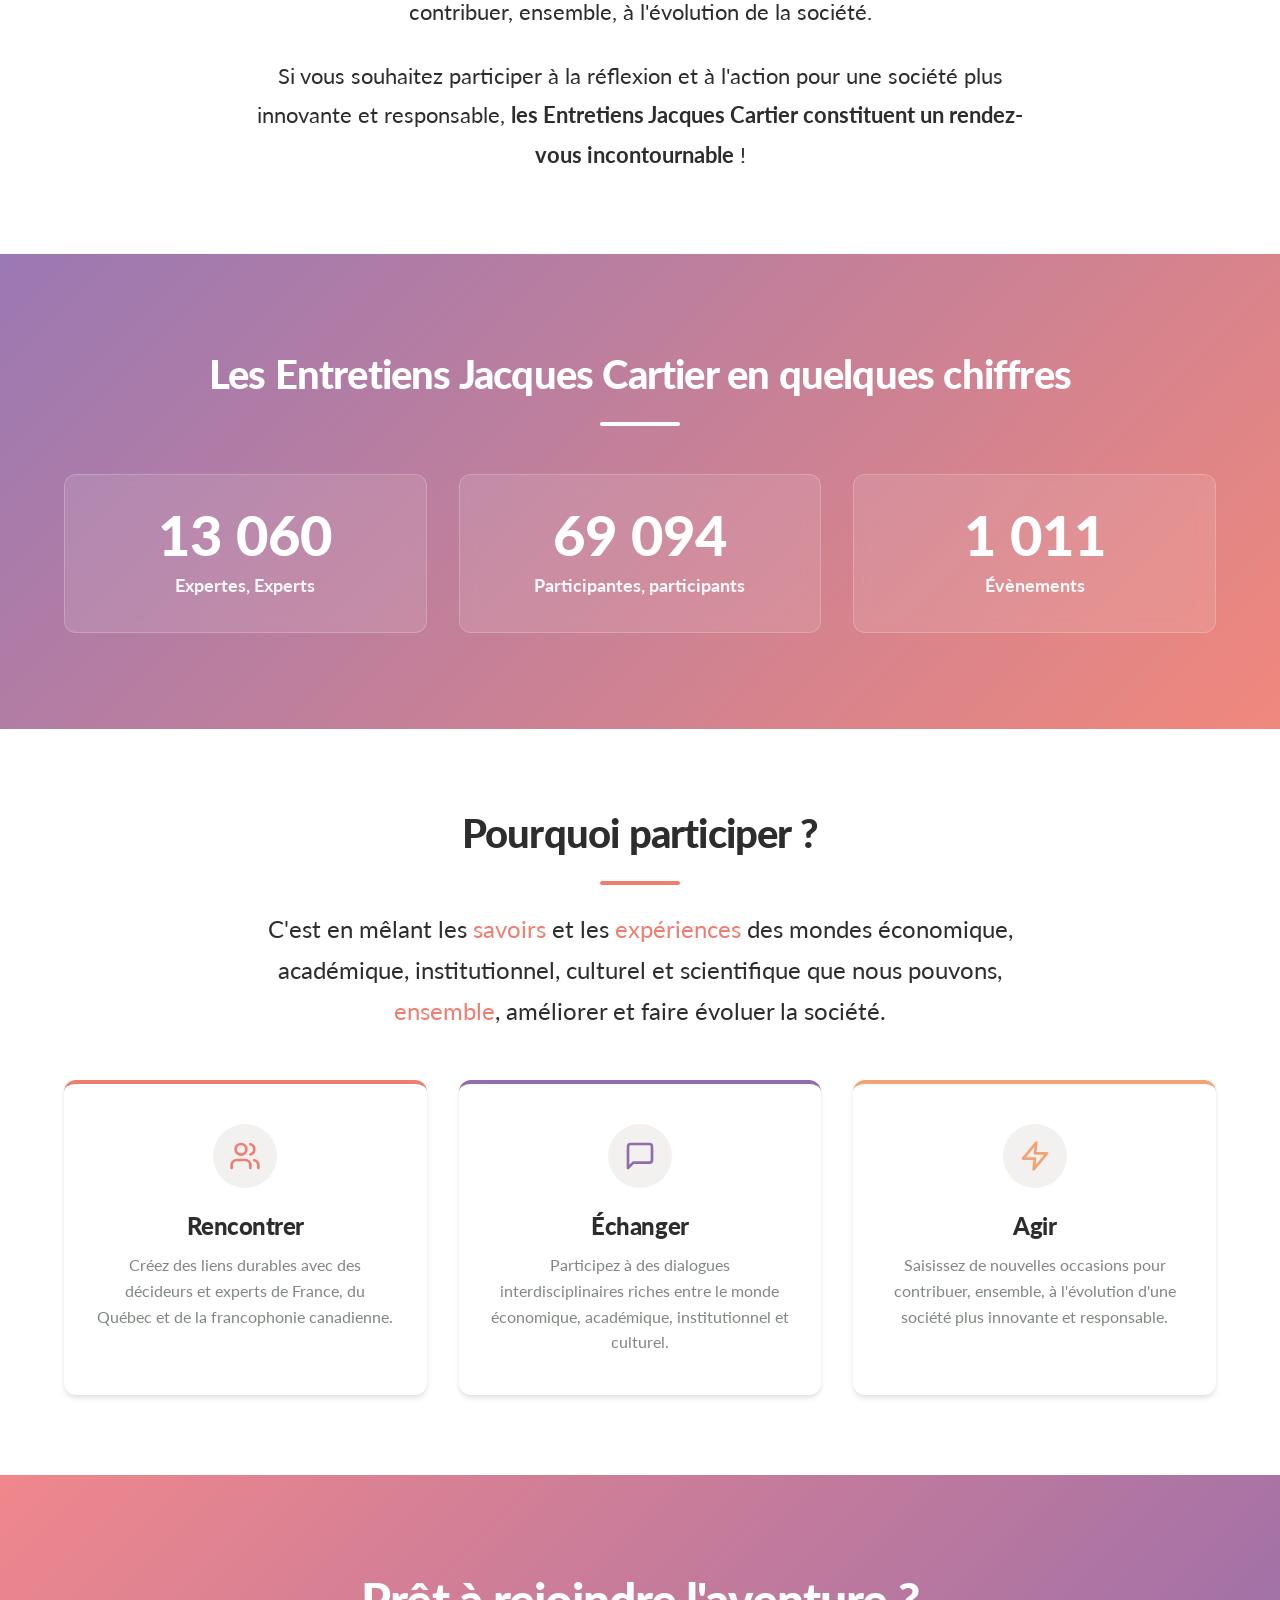
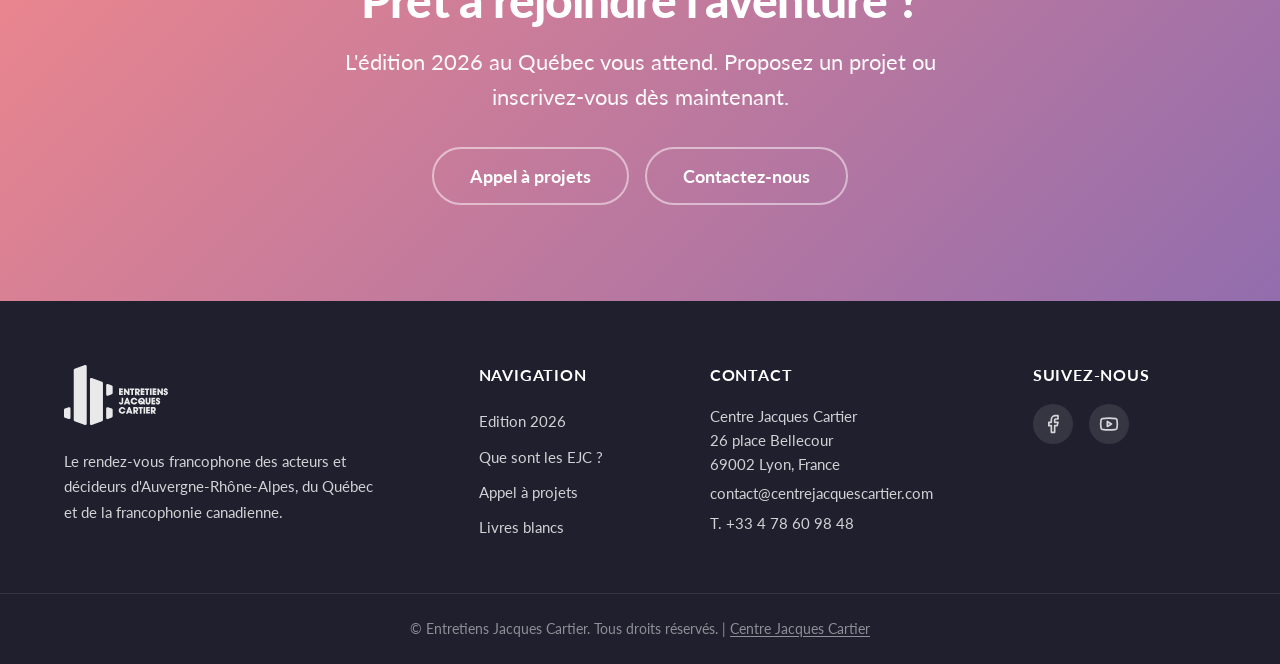
<file: attemp3/index.html>
<!DOCTYPE html>
<html lang="fr-FR">
<head>
  <meta charset="UTF-8">
  <meta name="viewport" content="width=device-width, initial-scale=1.0">
  <meta name="description" content="Les Entretiens Jacques Cartier sont le rendez-vous francophone des acteurs et décideurs d'Auvergne-Rhône-Alpes, du Québec et de la francophonie canadienne.">
  <title>Entretiens Jacques Cartier | Évènements Auvergne-Rhône-Alpes x Québec</title>
  <link rel="icon" type="image/png" href="images/favicon.png">
  <link rel="preconnect" href="https://fonts.googleapis.com">
  <link rel="preconnect" href="https://fonts.gstatic.com" crossorigin>
  <link href="https://fonts.googleapis.com/css2?family=Lato:ital,wght@0,400;0,700;0,900;1,400;1,700&display=swap" rel="stylesheet">
  <style>
    /* ============================================
       VARIABLES & RESET
       ============================================ */
    :root {
      --color-primary: #ef7e71;
      --color-primary-light: #f0878c;
      --color-secondary: #926dad;
      --color-secondary-light: #9d86be;
      --color-accent: #f3a272;
      --color-background: #f3f0f0;
      --color-surface: #ffffff;
      --color-text: #2d2d2d;
      --color-text-muted: #7f877f;
      --color-light: #f3f0f0;
      --color-dark: #1f1f2e;
      --color-white: #ffffff;

      --gradient-1: linear-gradient(135deg, #f0878c 0%, #f3af9b 100%);
      --gradient-2: linear-gradient(135deg, #f0878c 0%, #926dad 100%);
      --gradient-3: linear-gradient(135deg, #f3af9b 0%, #9d86be 100%);
      --gradient-dark: linear-gradient(135deg, #701a57 0%, #1f1f2e 100%);

      --font-body: 'Lato', sans-serif;
      --radius: 12px;
      --radius-pill: 9999px;
      --shadow-sm: 0 1px 2px 0 rgba(0, 0, 0, 0.05);
      --shadow-md: 0 4px 6px -1px rgba(0, 0, 0, 0.1), 0 2px 4px -1px rgba(0, 0, 0, 0.06);
      --shadow-lg: 0 10px 15px -3px rgba(0, 0, 0, 0.1), 0 4px 6px -2px rgba(0, 0, 0, 0.05);
      --transition: all 0.3s cubic-bezier(0.4, 0, 0.2, 1);
      --container-max: 1200px;
      --header-height: 80px;
    }

    *, *::before, *::after {
      box-sizing: border-box;
      margin: 0;
      padding: 0;
    }

    html {
      scroll-behavior: smooth;
      -webkit-text-size-adjust: 100%;
    }

    body {
      font-family: var(--font-body);
      font-size: 16px;
      line-height: 1.6;
      color: var(--color-text);
      background-color: var(--color-surface);
      -webkit-font-smoothing: antialiased;
      -moz-osx-font-smoothing: grayscale;
    }

    img {
      max-width: 100%;
      height: auto;
      display: block;
    }

    a {
      color: inherit;
      text-decoration: none;
    }

    ul {
      list-style: none;
    }

    /* ============================================
       ACCESSIBILITY
       ============================================ */
    .skip-link {
      position: absolute;
      top: -40px;
      left: 0;
      background: var(--color-primary);
      color: var(--color-white);
      padding: 8px 16px;
      z-index: 10000;
      transition: top 0.3s;
      font-weight: 700;
      border-radius: 0 0 var(--radius) 0;
    }

    .skip-link:focus {
      top: 0;
      outline: 3px solid var(--color-white);
      outline-offset: -3px;
    }

    :focus-visible {
      outline: 3px solid var(--color-primary);
      outline-offset: 2px;
      border-radius: 4px;
    }

    /* ============================================
       UTILITIES
       ============================================ */
    .container {
      width: 100%;
      max-width: var(--container-max);
      margin: 0 auto;
      padding: 0 1.5rem;
    }

    .text-center { text-align: center; }
    .text-light { color: var(--color-white); }
    .text-primary { color: var(--color-primary); }
    .text-muted { color: var(--color-text-muted); }

    .reveal {
      opacity: 0;
      transform: translateY(24px);
      transition: opacity 0.6s ease-out, transform 0.6s ease-out;
    }

    .reveal.is-visible {
      opacity: 1;
      transform: translateY(0);
    }

    /* ============================================
       TYPOGRAPHY
       ============================================ */
    h1, h2, h3, h4 {
      font-weight: 900;
      line-height: 1.2;
      letter-spacing: -0.02em;
    }

    .section-title {
      font-size: clamp(1.75rem, 4vw, 2.5rem);
      margin-bottom: 1rem;
      color: var(--color-text);
    }

    .section-title.text-light {
      color: var(--color-white);
    }

    .lead {
      font-size: clamp(1.125rem, 2.5vw, 1.375rem);
      line-height: 1.7;
      color: var(--color-text-muted);
      max-width: 65ch;
      margin: 0 auto 1.5rem;
    }

    .body-large {
      font-size: clamp(1.125rem, 2vw, 1.25rem);
      line-height: 1.7;
      max-width: 65ch;
      margin: 0 auto 1rem;
    }

    /* ============================================
       BUTTONS
       ============================================ */
    .btn {
      display: inline-flex;
      align-items: center;
      justify-content: center;
      gap: 0.5rem;
      font-family: var(--font-body);
      font-size: 1rem;
      font-weight: 700;
      line-height: 1;
      padding: 0.875rem 1.75rem;
      border-radius: var(--radius-pill);
      border: 2px solid transparent;
      cursor: pointer;
      transition: var(--transition);
      text-align: center;
      white-space: nowrap;
      touch-action: manipulation;
    }

    .btn:active {
      transform: scale(0.98);
    }

    .btn-primary {
      background: var(--color-primary);
      color: var(--color-white);
      border-color: var(--color-primary);
      box-shadow: 0 4px 14px rgba(239, 126, 113, 0.4);
    }

    .btn-primary:hover {
      background: #e86a5c;
      border-color: #e86a5c;
      transform: translateY(-2px);
      box-shadow: 0 6px 20px rgba(239, 126, 113, 0.5);
    }

    .btn-secondary {
      background: transparent;
      color: var(--color-text);
      border-color: var(--color-text);
    }

    .btn-secondary:hover {
      background: var(--color-text);
      color: var(--color-white);
    }

    .btn-outline {
      background: transparent;
      color: var(--color-white);
      border-color: var(--color-white);
    }

    .btn-outline:hover {
      background: var(--color-white);
      color: var(--color-text);
    }

    .btn-outline-light {
      background: transparent;
      color: var(--color-white);
      border-color: rgba(255,255,255,0.5);
    }

    .btn-outline-light:hover {
      background: var(--color-white);
      color: var(--color-secondary);
      border-color: var(--color-white);
    }

    .btn-lg {
      padding: 1.125rem 2.25rem;
      font-size: 1.125rem;
    }

    .btn-sm {
      padding: 0.625rem 1.25rem;
      font-size: 0.875rem;
    }

    /* ============================================
       DIVIDER
       ============================================ */
    .divider {
      width: 80px;
      height: 4px;
      background: var(--color-primary);
      border: none;
      border-radius: var(--radius-pill);
      margin: 1.5rem auto;
      opacity: 1;
    }

    .divider-light {
      background: var(--color-white);
    }

    /* ============================================
       HEADER & NAVIGATION
       ============================================ */
    .site-header {
      position: fixed;
      top: 0;
      left: 0;
      width: 100%;
      height: var(--header-height);
      z-index: 1000;
      transition: var(--transition);
      background: transparent;
    }

    .site-header.is-scrolled {
      background: rgba(255, 255, 255, 0.95);
      backdrop-filter: blur(12px);
      -webkit-backdrop-filter: blur(12px);
      box-shadow: var(--shadow-sm);
    }

    .header-inner {
      display: flex;
      align-items: center;
      justify-content: space-between;
      height: 100%;
    }

    .logo-link {
      display: flex;
      align-items: center;
      flex-shrink: 0;
      z-index: 1001;
    }

    .logo-img {
      height: 50px;
      width: auto;
      transition: var(--transition);
    }

    .main-nav {
      display: flex;
      align-items: center;
    }

    .nav-menu {
      display: flex;
      align-items: center;
      gap: 0.25rem;
    }

    .nav-link {
      display: block;
      padding: 0.5rem 1rem;
      font-weight: 700;
      font-size: 0.9375rem;
      color: var(--color-white);
      border-radius: var(--radius);
      transition: var(--transition);
      position: relative;
    }

    .site-header.is-scrolled .nav-link {
      color: var(--color-text);
    }

    .nav-link:hover {
      color: var(--color-primary);
    }

    .nav-item.has-dropdown {
      position: relative;
    }

    .dropdown {
      position: absolute;
      top: calc(100% + 0.5rem);
      left: 0;
      background: var(--color-white);
      border-radius: var(--radius);
      box-shadow: var(--shadow-lg);
      padding: 0.5rem;
      min-width: 260px;
      opacity: 0;
      visibility: hidden;
      transform: translateY(-8px);
      transition: var(--transition);
      z-index: 100;
    }

    .nav-item.has-dropdown:hover .dropdown,
    .nav-item.has-dropdown:focus-within .dropdown {
      opacity: 1;
      visibility: visible;
      transform: translateY(0);
    }

    .dropdown-link {
      display: block;
      padding: 0.625rem 1rem;
      font-size: 0.9375rem;
      font-weight: 400;
      color: var(--color-text);
      border-radius: 6px;
      transition: var(--transition);
    }

    .dropdown-link:hover {
      background: var(--color-background);
      color: var(--color-primary);
    }

    .nav-toggle {
      display: none;
      background: none;
      border: none;
      cursor: pointer;
      padding: 0.5rem;
      z-index: 1001;
    }

    .hamburger {
      display: block;
      width: 24px;
      height: 2px;
      background: var(--color-white);
      position: relative;
      transition: var(--transition);
    }

    .site-header.is-scrolled .hamburger,
    .site-header.is-scrolled .hamburger::before,
    .site-header.is-scrolled .hamburger::after {
      background: var(--color-text);
    }

    .hamburger::before,
    .hamburger::after {
      content: '';
      position: absolute;
      left: 0;
      width: 100%;
      height: 2px;
      background: var(--color-white);
      transition: var(--transition);
    }

    .hamburger::before { top: -7px; }
    .hamburger::after { top: 7px; }

    .nav-toggle[aria-expanded="true"] .hamburger {
      background: transparent;
    }

    .nav-toggle[aria-expanded="true"] .hamburger::before {
      top: 0;
      transform: rotate(45deg);
      background: var(--color-text);
    }

    .nav-toggle[aria-expanded="true"] .hamburger::after {
      top: 0;
      transform: rotate(-45deg);
      background: var(--color-text);
    }

    /* ============================================
       HERO
       ============================================ */
    .hero {
      position: relative;
      min-height: 100vh;
      min-height: 100dvh;
      display: flex;
      align-items: center;
      justify-content: center;
      background-size: cover;
      background-position: center;
      background-repeat: no-repeat;
      overflow: hidden;
      padding-top: var(--header-height);
    }

    .hero-overlay {
      position: absolute;
      inset: 0;
      background: linear-gradient(to bottom, rgba(31, 31, 46, 0.5), rgba(31, 31, 46, 0.7));
      z-index: 1;
    }

    .hero-content {
      position: relative;
      z-index: 2;
      text-align: center;
      color: var(--color-white);
      max-width: 900px;
      padding: 2rem 1.5rem;
    }

    .hero-tag {
      display: inline-block;
      font-size: 0.875rem;
      font-weight: 700;
      text-transform: uppercase;
      letter-spacing: 0.1em;
      padding: 0.5rem 1rem;
      background: rgba(255, 255, 255, 0.15);
      backdrop-filter: blur(4px);
      border-radius: var(--radius-pill);
      margin-bottom: 1.5rem;
      border: 1px solid rgba(255, 255, 255, 0.2);
    }

    .hero-title {
      font-size: clamp(2.5rem, 6vw, 4.5rem);
      margin-bottom: 1rem;
      text-shadow: 0 2px 10px rgba(0,0,0,0.3);
    }

    .hero-title .text-accent {
      color: var(--color-primary-light);
    }

    .hero-subtitle {
      font-size: clamp(1.25rem, 3vw, 1.75rem);
      font-weight: 400;
      margin-bottom: 2.5rem;
      opacity: 0.95;
    }

    .hero-cta {
      display: flex;
      flex-wrap: wrap;
      gap: 1rem;
      justify-content: center;
    }

    /* ============================================
       SECTIONS
       ============================================ */
    .section {
      padding: 5rem 0;
    }

    /* Welcome */
    .welcome {
      background: var(--color-background);
    }

    .welcome-inner {
      max-width: 800px;
      margin: 0 auto;
      text-align: center;
    }

    .welcome .section-title {
      color: var(--color-text);
    }

    .welcome .section-title strong {
      color: var(--color-primary);
    }

    .highlight {
      background: transparent;
      color: var(--color-primary);
      font-weight: 700;
    }

    /* About */
    .about {
      background: var(--color-surface);
    }

    .about-text {
      max-width: 800px;
      margin: 0 auto;
      text-align: center;
      font-size: clamp(1.125rem, 2vw, 1.375rem);
      line-height: 1.8;
      color: var(--color-text);
    }

    .about-text p + p {
      margin-top: 1.5rem;
    }

    .about-text strong {
      color: var(--color-text);
    }

    /* Stats */
    .stats {
      position: relative;
      padding: 6rem 0;
      background-size: cover;
      background-position: center;
      background-attachment: fixed;
      color: var(--color-white);
      text-align: center;
    }

    .stats-overlay {
      position: absolute;
      inset: 0;
      background: linear-gradient(135deg, rgba(146, 109, 173, 0.92), rgba(239, 126, 113, 0.92));
      z-index: 1;
    }

    .stats .container {
      position: relative;
      z-index: 2;
    }

    .stats-grid {
      display: grid;
      grid-template-columns: repeat(auto-fit, minmax(220px, 1fr));
      gap: 2rem;
      margin-top: 3rem;
    }

    .stat-card {
      padding: 2rem;
      background: rgba(255, 255, 255, 0.1);
      backdrop-filter: blur(8px);
      border-radius: var(--radius);
      border: 1px solid rgba(255, 255, 255, 0.2);
      transition: var(--transition);
    }

    .stat-card:hover {
      transform: translateY(-4px);
      background: rgba(255, 255, 255, 0.2);
    }

    .stat-number {
      font-size: clamp(2.5rem, 5vw, 3.5rem);
      font-weight: 900;
      line-height: 1;
      margin-bottom: 0.5rem;
      font-variant-numeric: tabular-nums;
    }

    .stat-label {
      font-size: 1.125rem;
      font-weight: 700;
      opacity: 0.95;
    }

    /* Why Participate */
    .why-participate {
      background: var(--color-surface);
    }

    .why-participate .section-lead {
      max-width: 750px;
      margin: 0 auto 3rem;
      font-size: clamp(1.25rem, 2.5vw, 1.5rem);
      line-height: 1.7;
      color: var(--color-text);
    }

    .pillars-grid {
      display: grid;
      grid-template-columns: repeat(auto-fit, minmax(280px, 1fr));
      gap: 2rem;
      margin-top: 3rem;
    }

    .pillar-card {
      background: var(--color-surface);
      border-radius: var(--radius);
      padding: 2.5rem 2rem;
      text-align: center;
      box-shadow: var(--shadow-md);
      border-top: 4px solid var(--color-primary);
      transition: var(--transition);
    }

    .pillar-card:nth-child(2) {
      border-top-color: var(--color-secondary);
    }

    .pillar-card:nth-child(3) {
      border-top-color: var(--color-accent);
    }

    .pillar-card:hover {
      transform: translateY(-6px);
      box-shadow: var(--shadow-lg);
    }

    .pillar-icon {
      width: 64px;
      height: 64px;
      margin: 0 auto 1.5rem;
      display: flex;
      align-items: center;
      justify-content: center;
      background: var(--color-background);
      border-radius: 50%;
      color: var(--color-primary);
    }

    .pillar-card:nth-child(2) .pillar-icon {
      color: var(--color-secondary);
    }

    .pillar-card:nth-child(3) .pillar-icon {
      color: var(--color-accent);
    }

    .pillar-card h3 {
      font-size: 1.5rem;
      margin-bottom: 0.75rem;
      color: var(--color-text);
    }

    .pillar-card p {
      color: var(--color-text-muted);
      line-height: 1.6;
    }

    /* CTA Section */
    .cta-section {
      padding: 6rem 0;
      background: var(--gradient-2);
      color: var(--color-white);
      text-align: center;
    }

    .cta-content h2 {
      font-size: clamp(2rem, 4vw, 3rem);
      margin-bottom: 1rem;
    }

    .cta-content p {
      font-size: clamp(1.125rem, 2vw, 1.375rem);
      opacity: 0.95;
      max-width: 600px;
      margin: 0 auto 2rem;
    }

    .cta-buttons {
      display: flex;
      flex-wrap: wrap;
      gap: 1rem;
      justify-content: center;
    }

    /* ============================================
       FOOTER
       ============================================ */
    .site-footer {
      background: var(--color-dark);
      color: rgba(255, 255, 255, 0.8);
      padding: 4rem 0 0;
      font-size: 0.9375rem;
    }

    .footer-grid {
      display: grid;
      grid-template-columns: 2fr 1fr 1.5fr 1fr;
      gap: 3rem;
      margin-bottom: 3rem;
    }

    .footer-brand .footer-logo {
      height: 60px;
      width: auto;
      margin-bottom: 1.5rem;
      opacity: 0.9;
    }

    .footer-brand p {
      line-height: 1.7;
      max-width: 320px;
    }

    .footer-nav h3,
    .footer-contact h3,
    .footer-social h3 {
      color: var(--color-white);
      font-size: 1rem;
      font-weight: 700;
      text-transform: uppercase;
      letter-spacing: 0.05em;
      margin-bottom: 1.25rem;
    }

    .footer-nav a,
    .footer-contact a {
      display: block;
      padding: 0.35rem 0;
      transition: var(--transition);
    }

    .footer-nav a:hover,
    .footer-contact a:hover {
      color: var(--color-primary-light);
    }

    .social-links {
      display: flex;
      gap: 1rem;
    }

    .social-links a {
      display: flex;
      align-items: center;
      justify-content: center;
      width: 40px;
      height: 40px;
      background: rgba(255, 255, 255, 0.1);
      border-radius: 50%;
      transition: var(--transition);
    }

    .social-links a:hover {
      background: var(--color-primary);
      transform: translateY(-2px);
    }

    .footer-bottom {
      border-top: 1px solid rgba(255, 255, 255, 0.1);
      padding: 1.5rem 0;
      text-align: center;
      font-size: 0.875rem;
      color: rgba(255, 255, 255, 0.5);
    }

    .footer-bottom a {
      text-decoration: underline;
      text-underline-offset: 2px;
      transition: var(--transition);
    }

    .footer-bottom a:hover {
      color: var(--color-primary-light);
    }

    /* ============================================
       RESPONSIVE
       ============================================ */
    @media (max-width: 1024px) {
      .footer-grid {
        grid-template-columns: 1fr 1fr;
      }
    }

    @media (max-width: 768px) {
      :root {
        --header-height: 70px;
      }

      .nav-toggle {
        display: block;
      }

      .nav-menu {
        position: fixed;
        top: 0;
        right: 0;
        width: min(320px, 80vw);
        height: 100vh;
        height: 100dvh;
        background: var(--color-white);
        flex-direction: column;
        align-items: flex-start;
        padding: 6rem 2rem 2rem;
        gap: 0;
        transform: translateX(100%);
        transition: transform 0.3s ease-in-out;
        box-shadow: -5px 0 25px rgba(0,0,0,0.1);
        overflow-y: auto;
      }

      .nav-menu.is-open {
        transform: translateX(0);
      }

      .nav-link {
        color: var(--color-text) !important;
        padding: 1rem 0;
        font-size: 1.125rem;
        width: 100%;
        border-bottom: 1px solid var(--color-background);
        border-radius: 0;
      }

      .dropdown {
        position: static;
        opacity: 1;
        visibility: visible;
        transform: none;
        box-shadow: none;
        background: transparent;
        padding: 0 0 0 1rem;
        min-width: auto;
        display: none;
      }

      .nav-item.has-dropdown.is-open .dropdown {
        display: block;
      }

      .dropdown-link {
        padding: 0.75rem 0;
        color: var(--color-text-muted);
      }

      .header-inner .btn-secondary {
        display: none;
      }

      .hero-cta {
        flex-direction: column;
        align-items: center;
      }

      .btn-lg {
        width: 100%;
        max-width: 300px;
      }

      .stats {
        background-attachment: scroll;
      }

      .footer-grid {
        grid-template-columns: 1fr;
        gap: 2rem;
      }

      .cta-buttons {
        flex-direction: column;
        align-items: center;
      }
    }

    @media (prefers-reduced-motion: reduce) {
      *,
      *::before,
      *::after {
        animation-duration: 0.01ms !important;
        animation-iteration-count: 1 !important;
        transition-duration: 0.01ms !important;
        scroll-behavior: auto !important;
      }

      .reveal {
        opacity: 1;
        transform: none;
      }
    }
  </style>
</head>
<body>
  <a href="#main-content" class="skip-link">Aller au contenu principal</a>

  <header class="site-header" id="site-header">
    <div class="container header-inner">
      <a href="/" class="logo-link" aria-label="Accueil - Entretiens Jacques Cartier">
        <img src="images/logo.svg" alt="Logo Entretiens Jacques Cartier" class="logo-img" width="180" height="70">
      </a>

      <nav class="main-nav" aria-label="Navigation principale">
        <button class="nav-toggle" id="nav-toggle" aria-expanded="false" aria-controls="nav-menu" aria-label="Ouvrir le menu de navigation">
          <span class="hamburger"></span>
        </button>
        <ul class="nav-menu" id="nav-menu">
          <li class="nav-item has-dropdown">
            <a href="#" class="nav-link" aria-haspopup="true" aria-expanded="false">Edition 2026</a>
            <ul class="dropdown">
              <li><a href="#" class="dropdown-link">Les colloques et conférences</a></li>
              <li><a href="#" class="dropdown-link">Éditions précédentes</a></li>
            </ul>
          </li>
          <li class="nav-item"><a href="#" class="nav-link">Que sont les EJC ?</a></li>
          <li class="nav-item has-dropdown">
            <a href="#" class="nav-link" aria-haspopup="true" aria-expanded="false">Appel à projets</a>
            <ul class="dropdown">
              <li><a href="#" class="dropdown-link">Qu'est-ce que l'appel à projets ?</a></li>
              <li><a href="#" class="dropdown-link">Comment déposer un projet ?</a></li>
            </ul>
          </li>
          <li class="nav-item"><a href="#" class="nav-link">Livres blancs</a></li>
        </ul>
      </nav>

      <a href="https://centrejacquescartier.com/" class="btn btn-secondary btn-sm" target="_blank" rel="noopener noreferrer">Centre Jacques Cartier</a>
    </div>
  </header>

  <main id="main-content">
    <!-- Hero -->
    <section class="hero" style="background-image: url('images/hero-banner.jpg');" aria-label="Bannière principale">
      <div class="hero-overlay"></div>
      <div class="container hero-content">
        <span class="hero-tag">Prochaine édition</span>
        <h1 class="hero-title">Entretiens Jacques Cartier <span class="text-accent">2026</span></h1>
        <p class="hero-subtitle">Du 9 au 11 novembre au Québec</p>
        <div class="hero-cta">
          <a href="#" class="btn btn-primary btn-lg">Découvrir le programme</a>
          <a href="#" class="btn btn-outline btn-lg">Participer</a>
        </div>
      </div>
    </section>

    <!-- Welcome -->
    <section class="section welcome" aria-labelledby="welcome-title">
      <div class="container">
        <div class="welcome-inner reveal">
          <h2 id="welcome-title" class="section-title">Bienvenue sur le site des <strong>Entretiens Jacques Cartier</strong> !</h2>
          <p class="lead">Le plus grand rendez-vous réunissant les territoires d'Auvergne-Rhône-Alpes (France), du Québec et de la francophonie canadienne.</p>
          <hr class="divider">
          <p class="body-large">Les EJC rassemblent, alternativement sur chaque territoire, des milliers d'experts et de décideurs autour d'<mark class="highlight">évènements francophones</mark> et <mark class="highlight">interdisciplinaires</mark>.</p>
          <p class="body-large">La prochaine édition des EJC se tiendra en <mark class="highlight">novembre 2026</mark> au <mark class="highlight">Québec</mark>.</p>
        </div>
      </div>
    </section>

    <!-- About -->
    <section class="section about" aria-labelledby="about-title">
      <div class="container">
        <div class="about-text reveal">
          <p id="about-title">Pendant les <strong class="text-primary">EJC</strong>, des experts et décideurs de tous horizons collaborent. Ils font des rencontres marquantes. Et ils saisissent de nouvelles occasions pour contribuer, ensemble, à l'évolution de la société.</p>
          <p>Si vous souhaitez participer à la réflexion et à l'action pour une société plus innovante et responsable, <strong>les Entretiens Jacques Cartier constituent un rendez-vous incontournable</strong> !</p>
        </div>
      </div>
    </section>

    <!-- Stats -->
    <section class="stats" style="background-image: url('images/event.png');" aria-label="Chiffres clés">
      <div class="stats-overlay"></div>
      <div class="container">
        <h2 class="section-title text-center text-light reveal">Les Entretiens Jacques Cartier en quelques chiffres</h2>
        <hr class="divider divider-light">
        <div class="stats-grid">
          <div class="stat-card reveal">
            <div class="stat-number" data-target="15500">0</div>
            <div class="stat-label">Expertes, Experts</div>
          </div>
          <div class="stat-card reveal">
            <div class="stat-number" data-target="82000">0</div>
            <div class="stat-label">Participantes, participants</div>
          </div>
          <div class="stat-card reveal">
            <div class="stat-number" data-target="1200">0</div>
            <div class="stat-label">Évènements</div>
          </div>
        </div>
      </div>
    </section>

    <!-- Why Participate -->
    <section class="section why-participate" aria-labelledby="why-title">
      <div class="container">
        <h2 id="why-title" class="section-title text-center reveal">Pourquoi participer ?</h2>
        <hr class="divider">
        <p class="section-lead text-center reveal">C'est en mêlant les <span class="text-primary">savoirs</span> et les <span class="text-primary">expériences</span> des mondes économique, académique, institutionnel, culturel et scientifique que nous pouvons, <span class="text-primary">ensemble</span>, améliorer et faire évoluer la société.</p>

        <div class="pillars-grid">
          <article class="pillar-card reveal">
            <div class="pillar-icon" aria-hidden="true">
              <svg xmlns="http://www.w3.org/2000/svg" width="32" height="32" viewBox="0 0 24 24" fill="none" stroke="currentColor" stroke-width="2" stroke-linecap="round" stroke-linejoin="round"><path d="M16 21v-2a4 4 0 0 0-4-4H6a4 4 0 0 0-4 4v2"/><circle cx="9" cy="7" r="4"/><path d="M22 21v-2a4 4 0 0 0-3-3.87"/><path d="M16 3.13a4 4 0 0 1 0 7.75"/></svg>
            </div>
            <h3>Rencontrer</h3>
            <p>Créez des liens durables avec des décideurs et experts de France, du Québec et de la francophonie canadienne.</p>
          </article>
          <article class="pillar-card reveal">
            <div class="pillar-icon" aria-hidden="true">
              <svg xmlns="http://www.w3.org/2000/svg" width="32" height="32" viewBox="0 0 24 24" fill="none" stroke="currentColor" stroke-width="2" stroke-linecap="round" stroke-linejoin="round"><path d="M21 15a2 2 0 0 1-2 2H7l-4 4V5a2 2 0 0 1 2-2h14a2 2 0 0 1 2 2z"/></svg>
            </div>
            <h3>Échanger</h3>
            <p>Participez à des dialogues interdisciplinaires riches entre le monde économique, académique, institutionnel et culturel.</p>
          </article>
          <article class="pillar-card reveal">
            <div class="pillar-icon" aria-hidden="true">
              <svg xmlns="http://www.w3.org/2000/svg" width="32" height="32" viewBox="0 0 24 24" fill="none" stroke="currentColor" stroke-width="2" stroke-linecap="round" stroke-linejoin="round"><polygon points="13 2 3 14 12 14 11 22 21 10 12 10 13 2"/></svg>
            </div>
            <h3>Agir</h3>
            <p>Saisissez de nouvelles occasions pour contribuer, ensemble, à l'évolution d'une société plus innovante et responsable.</p>
          </article>
        </div>
      </div>
    </section>

    <!-- CTA -->
    <section class="cta-section" aria-label="Appel à l'action">
      <div class="container cta-content reveal">
        <h2>Prêt à rejoindre l'aventure ?</h2>
        <p>L'édition 2026 au Québec vous attend. Proposez un projet ou inscrivez-vous dès maintenant.</p>
        <div class="cta-buttons">
          <a href="#" class="btn btn-outline-light btn-lg">Appel à projets</a>
          <a href="#" class="btn btn-outline-light btn-lg">Contactez-nous</a>
        </div>
      </div>
    </section>
  </main>

  <!-- Footer -->
  <footer class="site-footer">
    <div class="container footer-grid">
      <div class="footer-brand">
        <img src="images/logo-white.svg" alt="Entretiens Jacques Cartier" class="footer-logo" width="150" height="60">
        <p>Le rendez-vous francophone des acteurs et décideurs d'Auvergne-Rhône-Alpes, du Québec et de la francophonie canadienne.</p>
      </div>
      <div class="footer-nav">
        <h3>Navigation</h3>
        <ul>
          <li><a href="#">Edition 2026</a></li>
          <li><a href="#">Que sont les EJC ?</a></li>
          <li><a href="#">Appel à projets</a></li>
          <li><a href="#">Livres blancs</a></li>
        </ul>
      </div>
      <div class="footer-contact">
        <h3>Contact</h3>
        <p>Centre Jacques Cartier<br>26 place Bellecour<br>69002 Lyon, France</p>
        <p><a href="mailto:contact@centrejacquescartier.com">contact@centrejacquescartier.com</a></p>
        <p>T. +33 4 78 60 98 48</p>
      </div>
      <div class="footer-social">
        <h3>Suivez-nous</h3>
        <div class="social-links">
          <a href="https://www.facebook.com/CJCLyon/" aria-label="Facebook du Centre Jacques Cartier" target="_blank" rel="noopener noreferrer">
            <svg xmlns="http://www.w3.org/2000/svg" width="20" height="20" viewBox="0 0 24 24" fill="none" stroke="currentColor" stroke-width="2" stroke-linecap="round" stroke-linejoin="round"><path d="M18 2h-3a5 5 0 0 0-5 5v3H7v4h3v8h4v-8h3l1-4h-4V7a1 1 0 0 1 1-1h3z"/></svg>
          </a>
          <a href="https://www.youtube.com/channel/UCpMqn8-kK1_osS7S7Gk5XQw" aria-label="Chaîne YouTube des Entretiens Jacques Cartier" target="_blank" rel="noopener noreferrer">
            <svg xmlns="http://www.w3.org/2000/svg" width="20" height="20" viewBox="0 0 24 24" fill="none" stroke="currentColor" stroke-width="2" stroke-linecap="round" stroke-linejoin="round"><path d="M2.5 17a24.12 24.12 0 0 1 0-10 2 2 0 0 1 1.4-1.4 49.56 49.56 0 0 1 16.2 0A2 2 0 0 1 21.5 7a24.12 24.12 0 0 1 0 10 2 2 0 0 1-1.4 1.4 49.55 49.55 0 0 1-16.2 0A2 2 0 0 1 2.5 17"/><path d="m10 15 5-3-5-3z"/></svg>
          </a>
        </div>
      </div>
    </div>
    <div class="footer-bottom">
      <div class="container">
        <p>&copy; Entretiens Jacques Cartier. Tous droits réservés. | <a href="https://centrejacquescartier.com/">Centre Jacques Cartier</a></p>
      </div>
    </div>
  </footer>

  <script>
    /* ============================================
       NAVIGATION
       ============================================ */
    const header = document.getElementById('site-header');
    const navToggle = document.getElementById('nav-toggle');
    const navMenu = document.getElementById('nav-menu');
    const dropdownParents = document.querySelectorAll('.nav-item.has-dropdown > .nav-link');

    // Header scroll effect
    function handleScroll() {
      if (window.scrollY > 50) {
        header.classList.add('is-scrolled');
      } else {
        header.classList.remove('is-scrolled');
      }
    }

    window.addEventListener('scroll', handleScroll, { passive: true });
    handleScroll();

    // Mobile menu toggle
    navToggle.addEventListener('click', () => {
      const isExpanded = navToggle.getAttribute('aria-expanded') === 'true';
      navToggle.setAttribute('aria-expanded', !isExpanded);
      navMenu.classList.toggle('is-open');
      document.body.style.overflow = !isExpanded ? 'hidden' : '';
    });

    // Mobile dropdown toggles
    dropdownParents.forEach(link => {
      link.addEventListener('click', (e) => {
        if (window.innerWidth <= 768) {
          e.preventDefault();
          const parent = link.parentElement;
          const isOpen = parent.classList.contains('is-open');
          // Close others
          document.querySelectorAll('.nav-item.has-dropdown.is-open').forEach(item => {
            if (item !== parent) item.classList.remove('is-open');
          });
          parent.classList.toggle('is-open');
          link.setAttribute('aria-expanded', !isOpen);
        }
      });
    });

    // Close mobile menu on resize to desktop
    window.addEventListener('resize', () => {
      if (window.innerWidth > 768) {
        navMenu.classList.remove('is-open');
        navToggle.setAttribute('aria-expanded', 'false');
        document.body.style.overflow = '';
      }
    });

    /* ============================================
       SCROLL REVEAL
       ============================================ */
    const revealElements = document.querySelectorAll('.reveal');
    const revealObserver = new IntersectionObserver((entries) => {
      entries.forEach((entry, index) => {
        if (entry.isIntersecting) {
          setTimeout(() => {
            entry.target.classList.add('is-visible');
          }, index * 100);
          revealObserver.unobserve(entry.target);
        }
      });
    }, {
      threshold: 0.1,
      rootMargin: '0px 0px -50px 0px'
    });

    revealElements.forEach(el => revealObserver.observe(el));

    /* ============================================
       ANIMATED COUNTERS
       ============================================ */
    const counters = document.querySelectorAll('.stat-number');
    const counterObserver = new IntersectionObserver((entries) => {
      entries.forEach(entry => {
        if (entry.isIntersecting) {
          const el = entry.target;
          const target = parseInt(el.getAttribute('data-target'), 10);
          const duration = 2000;
          const start = performance.now();

          function update(currentTime) {
            const elapsed = currentTime - start;
            const progress = Math.min(elapsed / duration, 1);
            // Ease out quart
            const ease = 1 - Math.pow(1 - progress, 4);
            const current = Math.floor(ease * target);
            el.textContent = current.toLocaleString('fr-FR');

            if (progress < 1) {
              requestAnimationFrame(update);
            } else {
              el.textContent = target.toLocaleString('fr-FR');
            }
          }

          requestAnimationFrame(update);
          counterObserver.unobserve(el);
        }
      });
    }, { threshold: 0.5 });

    counters.forEach(counter => counterObserver.observe(counter));
  </script>
</body>
</html>
</file>
